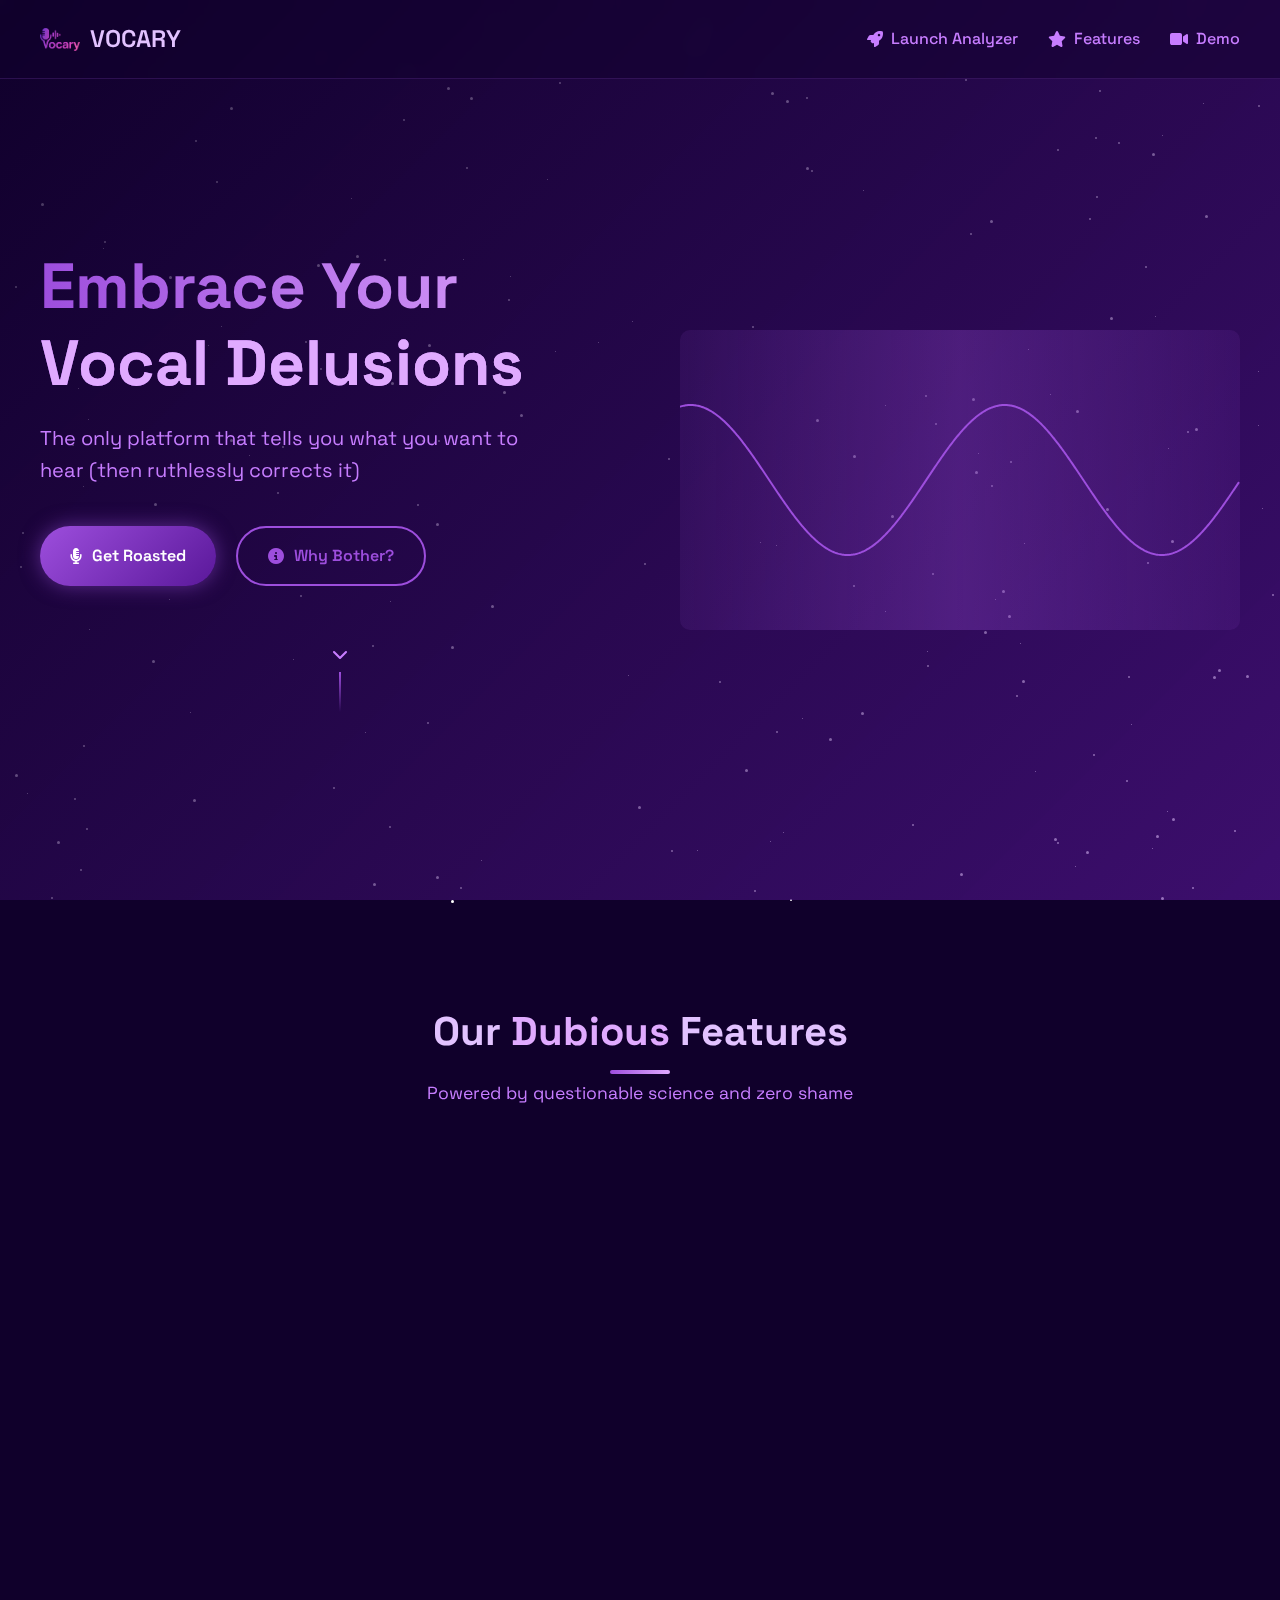
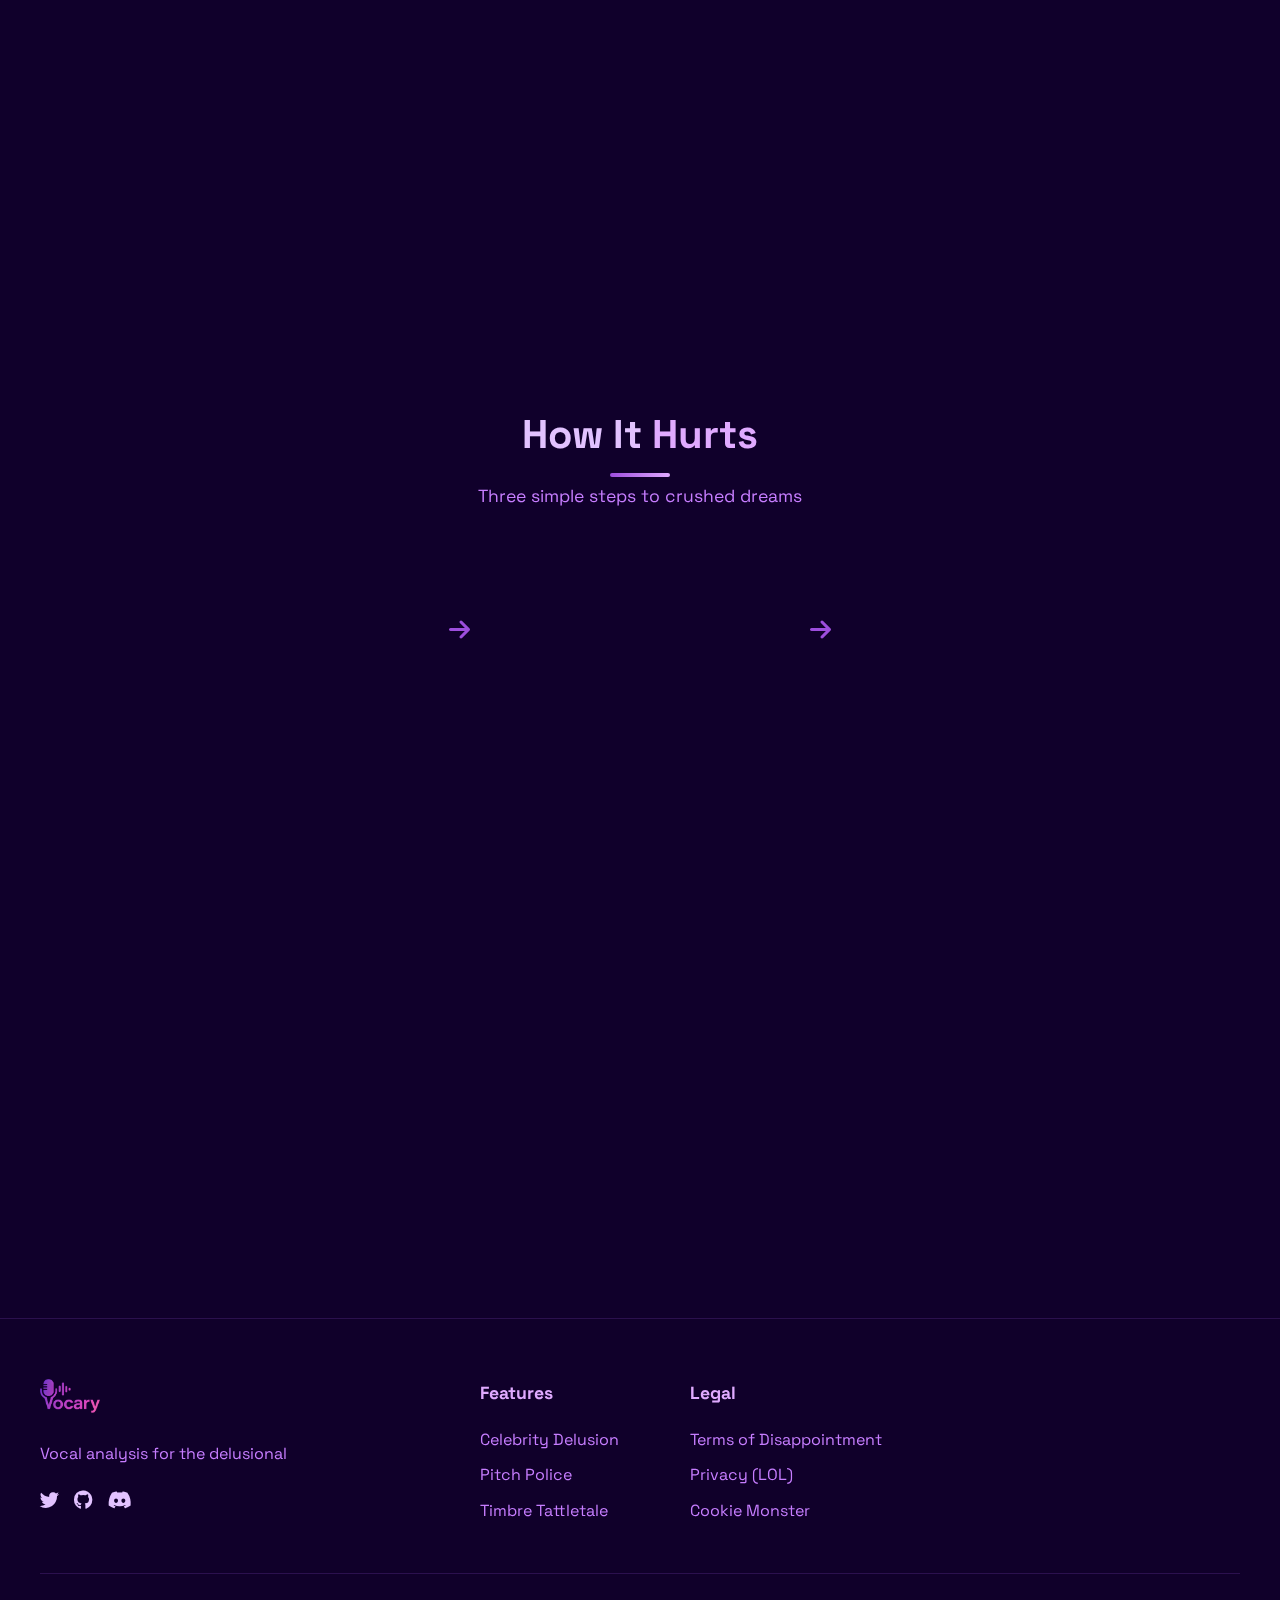
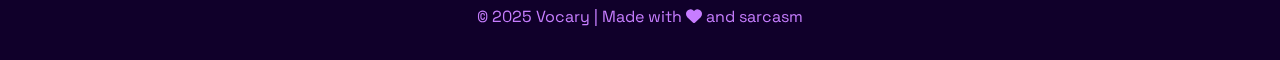
<file: index.html>
<!DOCTYPE html>
<html lang="en">
<head>
    <meta charset="UTF-8">
    <meta name="viewport" content="width=device-width, initial-scale=1.0">
    <title>Vocary - Vocal Vanity Platform</title>
    <link rel="stylesheet" href="https://cdnjs.cloudflare.com/ajax/libs/font-awesome/6.4.0/css/all.min.css">
    <link href="https://fonts.googleapis.com/css2?family=Space+Grotesk:wght@300;400;500;600;700&display=swap" rel="stylesheet">
    <style>
        :root {
            --primary-color: #9d4edd;
            --secondary-color: #5a189a;
            --accent-color: #e0aaff;
            --dark-color: #10002b;
            --light-color: #f8f9fa;
            --text-color: #e2c2ff;
            --text-light: #c77dff;
            --font-main: 'Space Grotesk', sans-serif;
            --transition: all 0.3s cubic-bezier(0.25, 0.8, 0.25, 1);
            --shadow-sm: 0 1px 3px rgba(157, 78, 221, 0.12), 0 1px 2px rgba(157, 78, 221, 0.24);
            --shadow-md: 0 4px 6px rgba(157, 78, 221, 0.1), 0 1px 3px rgba(157, 78, 221, 0.08);
            --shadow-lg: 0 10px 20px rgba(157, 78, 221, 0.1), 0 6px 6px rgba(157, 78, 221, 0.1);
        }

        * {
            margin: 0;
            padding: 0;
            box-sizing: border-box;
        }

        html {
            scroll-behavior: smooth;
        }

        /* Custom Scrollbar */
        ::-webkit-scrollbar {
            width: 10px;
        }

        ::-webkit-scrollbar-track {
            background: rgba(16, 0, 43, 0.8);
        }

        ::-webkit-scrollbar-thumb {
            background: var(--primary-color);
            border-radius: 5px;
            border: 2px solid rgba(16, 0, 43, 0.8);
        }

        ::-webkit-scrollbar-thumb:hover {
            background: var(--accent-color);
        }

        body {
            font-family: var(--font-main);
            color: var(--text-color);
            line-height: 1.6;
            background-color: var(--dark-color);
            overflow-x: hidden;
        }

        /* Space Background Animation */
        .constellation {
            position: fixed;
            left: 0;
            top: 0;
            width: 100%;
            height: 100%;
            z-index: -2;
        }
        
        .estrela {
            background-color: white;
            border-radius: 50%;
            position: absolute;
        }
        
        .estrela.tam1 { width: 1px; height: 1px; }
        .estrela.tam2 { width: 2px; height: 2px; }
        .estrela.tam3 { width: 3px; height: 3px; }

        .meteoro {
            position: absolute;
            background-color: #fff;
            width: 2px;
            height: 2px;
            border-radius: 50%;
            transform: rotate(-35deg);
            animation-timing-function: linear;
            animation-iteration-count: infinite;
            animation-duration: 1s;
        }

        .meteoro:before {
            content: "";
            display: inline-block;
            vertical-align: middle;
            margin-right: 10px;
            width: 0;
            height: 0;
            border-top: 1px solid transparent;
            border-bottom: 1px solid transparent;
            border-left: 85px solid white;
            position: absolute;
            left: 2px;
            top: 0;
        }

        .meteoro.style1 { animation-name: meteoroStyle1; }
        .meteoro.style2 { animation-name: meteoroStyle2; }
        .meteoro.style3 { animation-name: meteoroStyle3; }
        .meteoro.style4 { animation-name: meteoroStyle4; }

        @keyframes meteoroStyle1 {
            0% { opacity: 0; right: 300px; top: 100px; }
            30% { opacity: .3; }
            60% { opacity: .3; }
            100% { opacity: 0; right: 1000px; top: 600px; }
        }

        @keyframes meteoroStyle2 {
            0% { opacity: 0; right: 700px; top: 100px; }
            30% { opacity: 1; }
            60% { opacity: 1; }
            100% { opacity: 0; right: 1400px; top: 600px; }
        }

        @keyframes meteoroStyle3 {
            0% { opacity: 0; right: 300px; top: 300px; }
            30% { opacity: 1; }
            60% { opacity: 1; }
            100% { opacity: 0; right: 1000px; top: 800px; }
        }

        @keyframes meteoroStyle4 {
            0% { opacity: 0; right: 700px; top: 300px; }
            30% { opacity: 1; }
            60% { opacity: 1; }
            100% { opacity: 0; right: 1400px; top: 800px; }
        }

        /* Gradient Overlay */
        .gradient-overlay {
            position: fixed;
            top: 0;
            left: 0;
            width: 100%;
            height: 100%;
            background: linear-gradient(135deg, rgba(16, 0, 43, 0.8) 0%, rgba(90, 24, 154, 0.6) 100%);
            z-index: -1;
        }

        /* Container */
        .container {
            max-width: 1200px;
            margin: 0 auto;
            padding: 0 20px;
        }

        /* Navigation */
        .space-nav {
            position: fixed;
            top: 0;
            left: 0;
            width: 100%;
            padding: 20px 40px;
            z-index: 100;
            backdrop-filter: blur(10px);
            background: rgba(16, 0, 43, 0.5);
            border-bottom: 1px solid rgba(157, 78, 221, 0.2);
            transition: var(--transition);
        }

        .space-nav.scrolled {
            background: rgba(16, 0, 43, 0.9);
            box-shadow: var(--shadow-md);
        }

        .nav-container {
            display: flex;
            justify-content: space-between;
            align-items: center;
            max-width: 1200px;
            margin: 0 auto;
        }

        .logo-link {
            display: flex;
            align-items: center;
            text-decoration: none;
            color: var(--text-color);
            font-weight: 600;
            font-size: 1.5rem;
            gap: 10px;
        }

        .logo {
            width: 40px;
            height: auto;
        }

        .nav-links {
            display: flex;
            gap: 30px;
        }

        .nav-links.active {
            display: flex;
            flex-direction: column;
            position: absolute;
            top: 100%;
            left: 0;
            width: 100%;
            background: rgba(16, 0, 43, 0.9);
            padding: 20px;
            border-bottom: 1px solid rgba(157, 78, 221, 0.3);
        }

        .nav-link {
            color: var(--text-light);
            text-decoration: none;
            font-weight: 500;
            transition: var(--transition);
            display: flex;
            align-items: center;
            gap: 8px;
        }

        .nav-link:hover {
            color: var(--accent-color);
            transform: translateY(-2px);
        }

        .nav-toggle {
            display: none;
            background: none;
            border: none;
            color: var(--text-color);
            font-size: 1.5rem;
            cursor: pointer;
        }

        /* Hero Section */
        .hero {
            min-height: 100vh;
            display: flex;
            align-items: center;
            padding: 120px 40px 60px;
            position: relative;
        }

        .hero-content {
            max-width: 600px;
            margin-right: 40px;
            opacity: 0;
            transform: translateY(20px);
            transition: opacity 0.6s ease, transform 0.6s ease;
        }

        .hero-content.animate-in {
            opacity: 1;
            transform: translateY(0);
        }

        .gradient-text {
            font-size: clamp(2.5rem, 5vw, 4rem);
            font-weight: 700;
            line-height: 1.2;
            margin-bottom: 20px;
            background: linear-gradient(90deg, var(--primary-color), var(--accent-color), var(--primary-color));
            -webkit-background-clip: text;
            background-clip: text;
            color: transparent;
            animation: gradientFlow 8s linear infinite;
            background-size: 200% 100%;
        }

        @keyframes gradientFlow {
            0% { background-position: 0% 50%; }
            100% { background-position: 200% 50%; }
        }

        .highlight {
            color: var(--accent-color);
        }

        .subtitle {
            font-size: 1.25rem;
            color: var(--text-light);
            margin-bottom: 40px;
            max-width: 500px;
        }

        .hero-cta {
            display: flex;
            gap: 20px;
            margin-bottom: 60px;
        }

        .cta-button {
            padding: 15px 30px;
            border-radius: 50px;
            font-weight: 600;
            text-decoration: none;
            transition: var(--transition);
            display: inline-flex;
            align-items: center;
            gap: 10px;
            position: relative;
            overflow: hidden;
        }

        .cta-primary {
            background: linear-gradient(135deg, var(--primary-color), var(--secondary-color));
            color: white;
            box-shadow: 0 0 20px rgba(157, 78, 221, 0.5);
        }

        .cta-primary:hover {
            transform: translateY(-3px);
            box-shadow: 0 0 30px rgba(157, 78, 221, 0.8);
        }

        .cta-secondary {
            border: 2px solid var(--primary-color);
            color: var(--primary-color);
        }

        .cta-secondary:hover {
            background: var(--primary-color);
            color: white;
            transform: translateY(-3px);
        }

        .cta-pulse {
            position: absolute;
            width: 100%;
            height: 100%;
            top: 0;
            left: 0;
            background: rgba(255,255,255,0.2);
            border-radius: 50px;
            animation: pulse 2s infinite;
            opacity: 0;
        }

        @keyframes pulse {
            0% { transform: scale(0.95); opacity: 0; }
            70% { transform: scale(1.1); opacity: 0.4; }
            100% { transform: scale(1.2); opacity: 0; }
        }

        .hero-scroll {
            display: flex;
            flex-direction: column;
            align-items: center;
            color: var(--text-light);
            cursor: pointer;
        }

        .scroll-line {
            width: 2px;
            height: 40px;
            background: linear-gradient(to bottom, var(--primary-color), transparent);
            margin-top: 10px;
            animation: scrollBounce 2s infinite;
        }

        @keyframes scrollBounce {
            0%, 100% { transform: translateY(0); }
            50% { transform: translateY(10px); }
        }

        .hero-visual {
            flex: 1;
            max-width: 600px;
            height: 300px;
            position: relative;
        }

        .voice-wave {
            width: 100%;
            height: 100%;
            background: linear-gradient(90deg, 
                rgba(157, 78, 221, 0.1) 0%, 
                rgba(157, 78, 221, 0.3) 50%, 
                rgba(157, 78, 221, 0.1) 100%);
            border-radius: 10px;
            position: relative;
            overflow: hidden;
        }

        /* Features Section */
        .features {
            padding: 100px 40px;
            position: relative;
        }

        .section-header {
            text-align: center;
            margin-bottom: 60px;
        }

        .section-header h2 {
            font-size: 2.5rem;
            margin-bottom: 15px;
            position: relative;
            display: inline-block;
        }

        .section-header h2::after {
            content: '';
            position: absolute;
            bottom: -10px;
            left: 50%;
            transform: translateX(-50%);
            width: 60px;
            height: 4px;
            background: linear-gradient(90deg, var(--primary-color), var(--accent-color));
            border-radius: 2px;
        }

        .section-header p {
            font-size: 1.1rem;
            color: var(--text-light);
        }

        .feature-grid {
            display: grid;
            grid-template-columns: repeat(auto-fit, minmax(280px, 1fr));
            gap: 30px;
            max-width: 1200px;
            margin: 0 auto;
        }

        .feature-card {
            background: rgba(16, 0, 43, 0.5);
            border: 1px solid rgba(157, 78, 221, 0.2);
            border-radius: 15px;
            padding: 30px;
            transition: var(--transition);
            position: relative;
            overflow: hidden;
            cursor: pointer;
            box-shadow: var(--shadow-sm);
        }

        .feature-card::before {
            content: '';
            position: absolute;
            top: 0;
            left: 0;
            width: 100%;
            height: 100%;
            background: linear-gradient(135deg, rgba(157, 78, 221, 0.1) 0%, rgba(157, 78, 221, 0.3) 100%);
            z-index: -1;
            opacity: 0;
            transition: var(--transition);
        }

        .feature-card:hover {
            transform: translateY(-10px);
            box-shadow: var(--shadow-lg);
        }

        .feature-card:hover::before {
            opacity: 1;
        }

        .feature-icon {
            font-size: 2rem;
            color: var(--primary-color);
            margin-bottom: 20px;
            transition: var(--transition);
        }

        .feature-card h3 {
            font-size: 1.5rem;
            margin-bottom: 15px;
        }

        .feature-card p {
            color: var(--text-light);
            margin-bottom: 20px;
        }

        .feature-tag {
            display: inline-block;
            padding: 5px 15px;
            background: rgba(157, 78, 221, 0.2);
            border: 1px solid var(--primary-color);
            border-radius: 20px;
            font-size: 0.8rem;
            font-weight: 600;
            color: var(--accent-color);
        }

        /* Demo Section */
        .demo {
            padding: 100px 40px;
            background: rgba(16, 0, 43, 0.3);
        }

        .demo-steps {
            display: flex;
            justify-content: center;
            align-items: center;
            flex-wrap: wrap;
            gap: 30px;
            max-width: 1000px;
            margin: 0 auto;
        }

        .step {
            flex: 1;
            min-width: 250px;
            display: flex;
            gap: 20px;
            opacity: 0;
            transform: translateY(20px);
            transition: opacity 0.6s ease, transform 0.6s ease;
        }

        .step.animate-in {
            opacity: 1;
            transform: translateY(0);
        }

        .step-number {
            width: 50px;
            height: 50px;
            background: var(--primary-color);
            color: white;
            border-radius: 50%;
            display: flex;
            align-items: center;
            justify-content: center;
            font-size: 1.5rem;
            font-weight: 700;
            flex-shrink: 0;
        }

        .step-content h3 {
            font-size: 1.3rem;
            margin-bottom: 10px;
        }

        .step-content p {
            color: var(--text-light);
        }

        .step-arrow {
            color: var(--primary-color);
            font-size: 1.5rem;
        }

        /* Final CTA */
        .final-cta {
            padding: 100px 40px;
            text-align: center;
        }

        .cta-card {
            max-width: 800px;
            margin: 0 auto;
            padding: 60px;
            background: rgba(16, 0, 43, 0.5);
            border: 1px solid rgba(157, 78, 221, 0.2);
            border-radius: 15px;
            opacity: 0;
            transform: translateY(20px);
            transition: opacity 0.6s ease, transform 0.6s ease;
            box-shadow: var(--shadow-md);
        }

        .cta-card.animate-in {
            opacity: 1;
            transform: translateY(0);
        }

        .cta-card h2 {
            font-size: 2.2rem;
            margin-bottom: 20px;
        }

        .cta-card p {
            font-size: 1.1rem;
            color: var(--text-light);
            margin-bottom: 30px;
        }

        .cta-large {
            padding: 20px 40px;
            font-size: 1.2rem;
        }

        /* Footer */
        .space-footer {
            background: rgba(16, 0, 43, 0.8);
            padding: 60px 40px 30px;
            border-top: 1px solid rgba(157, 78, 221, 0.2);
        }

        .footer-content {
            max-width: 1200px;
            margin: 0 auto;
            display: flex;
            flex-wrap: wrap;
            gap: 60px;
            margin-bottom: 40px;
        }

        .footer-brand {
            flex: 1;
            min-width: 300px;
        }

        .footer-logo {
            width: 60px;
            height: auto;
            margin-bottom: 20px;
        }

        .footer-brand p {
            color: var(--text-light);
            margin-bottom: 20px;
        }

        .social-links {
            display: flex;
            gap: 15px;
        }

        .social-links a {
            color: var(--text-color);
            font-size: 1.2rem;
            transition: var(--transition);
        }

        .social-links a:hover {
            color: var(--accent-color);
            transform: translateY(-3px);
        }

        .footer-links {
            flex: 2;
            display: flex;
            gap: 60px;
            flex-wrap: wrap;
        }

        .link-group {
            min-width: 150px;
        }

        .link-group h4 {
            font-size: 1.1rem;
            margin-bottom: 20px;
            color: var(--accent-color);
        }

        .link-group a {
            display: block;
            color: var(--text-light);
            text-decoration: none;
            margin-bottom: 10px;
            transition: var(--transition);
        }

        .link-group a:hover {
            color: var(--accent-color);
            transform: translateX(5px);
        }

        .footer-bottom {
            text-align: center;
            padding-top: 30px;
            border-top: 1px solid rgba(157, 78, 221, 0.2);
            color: var(--text-light);
        }

        /* Scroll Reveal Animations */
        [data-animate] {
            opacity: 0;
            transform: translateY(30px);
            transition: opacity 0.6s ease, transform 0.6s ease;
        }

        [data-animate].animate {
            opacity: 1;
            transform: translateY(0);
        }

        /* Responsive Styles */
        @media (max-width: 992px) {
            .hero {
                flex-direction: column;
                text-align: center;
                padding-top: 150px;
            }
            
            .hero-content {
                margin-right: 0;
                margin-bottom: 60px;
                align-items: center;
            }
            
            .subtitle {
                margin-left: auto;
                margin-right: auto;
            }
            
            .hero-cta {
                justify-content: center;
            }
            
            .hero-visual {
                width: 100%;
            }
        }

        @media (max-width: 768px) {
            .nav-links {
                display: none;
            }
            
            .nav-links.active {
                display: flex;
            }
            
            .nav-toggle {
                display: block;
            }
            
            .hero-cta {
                flex-direction: column;
            }
            
            .demo-steps {
                flex-direction: column;
            }
            
            .step-arrow {
                transform: rotate(90deg);
                padding: 20px 0;
            }
        }

        @media (max-width: 576px) {
            .hero {
                padding: 120px 20px 60px;
            }
            
            .features, .demo, .final-cta {
                padding: 80px 20px;
            }
            
            .cta-card {
                padding: 40px 20px;
            }
            
            .footer-content {
                flex-direction: column;
                gap: 40px;
            }
        }
    </style>
</head>
<body>
    <!-- Space Background Elements -->
    <div class="constellation" id="constellation"></div>
    <div class="gradient-overlay"></div>

    <!-- Navigation -->
    <nav class="space-nav">
        <div class="nav-container">
            <a href="index.html" class="logo-link">
                <img src="logo.png" alt="Vocary Logo" class="logo">
                <span class="logo-text">VOCARY</span>
            </a>
            <div class="nav-links">
                <a href="celebrity-delusion.html" class="nav-link"><i class="fas fa-rocket"></i> Launch Analyzer</a>
                <a href="#features" class="nav-link"><i class="fas fa-star"></i> Features</a>
                <a href="#demo" class="nav-link"><i class="fas fa-video"></i> Demo</a>
            </div>
            <button class="nav-toggle"><i class="fas fa-bars"></i></button>
        </div>
    </nav>

    <!-- Hero Section -->
    <section class="hero">
        <div class="hero-content" data-animate>
            <h1 class="gradient-text">Embrace Your <span class="highlight">Vocal Delusions</span></h1>
            <p class="subtitle">The only platform that tells you what you want to hear (then ruthlessly corrects it)</p>
            <div class="hero-cta">
                <a href="celebrity-delusion.html" class="cta-button cta-primary">
                    <i class="fas fa-microphone-alt"></i> Get Roasted
                    <span class="cta-pulse"></span>
                </a>
                <a href="#features" class="cta-button cta-secondary">
                    <i class="fas fa-info-circle"></i> Why Bother?
                </a>
            </div>
            <div class="hero-scroll" onclick="document.querySelector('#features').scrollIntoView({ behavior: 'smooth' })">
                <i class="fas fa-chevron-down"></i>
                <div class="scroll-line"></div>
            </div>
        </div>
        <div class="hero-visual">
            <div class="voice-wave" id="voiceWave"></div>
        </div>
    </section>

    <!-- Features Section -->
    <section id="features" class="features">
        <div class="section-header">
            <h2>Our <span class="highlight">Dubious</span> Features</h2>
            <p>Powered by questionable science and zero shame</p>
        </div>
        <div class="feature-grid">
            <!-- Feature 1 -->
            <div class="feature-card" onclick="location.href='celebrity-delusion.html'" data-animate>
                <div class="feature-icon">
                    <i class="fas fa-user-astronaut"></i>
                </div>
                <h3>Celebrity Delusion Meter™</h3>
                <p>Discover which famous singer you <i>definitely</i> don't sound like with our patented disappointment algorithm</p>
                <div class="feature-tag">Most Humiliating</div>
            </div>
            
            <!-- Feature 2 -->
            <div class="feature-card" onclick="location.href='pitch-police.html'" data-animate>
                <div class="feature-icon">
                    <i class="fas fa-chart-line"></i>
                </div>
                <h3>Pitch Police</h3>
                <p>Visual proof that yes, you were off-key. Includes "yikes" annotations for maximum shame</p>
                <div class="feature-tag">Brutal</div>
            </div>
            
            <!-- Feature 3 -->
            <div class="feature-card" onclick="location.href='timbre-tattletale.html'" data-animate>
                <div class="feature-icon">
                    <i class="fas fa-sliders-h"></i>
                </div>
                <h3>Timbre Tattletale</h3>
                <p>Reveals if your voice is "sultry jazz" or "teenager hitting puberty"</p>
                <div class="feature-tag">Uncomfortable</div>
            </div>
            
            <!-- Feature 4 -->
            <div class="feature-card" onclick="location.href='emotion-exposer.html'" data-animate>
                <div class="feature-icon">
                    <i class="fas fa-heart-broken"></i>
                </div>
                <h3>Emotion Exposer</h3>
                <p>Claims you were singing passionately when you were just yelling at your cat</p>
                <div class="feature-tag">Beta</div>
            </div>
        </div>
    </section>

    <!-- Demo Section -->
    <section id="demo" class="demo">
        <div class="section-header">
            <h2>How It <span class="highlight">Hurts</span></h2>
            <p>Three simple steps to crushed dreams</p>
        </div>
        <div class="demo-steps">
            <div class="step" data-animate>
                <div class="step-number">1</div>
                <div class="step-content">
                    <h3>Record Your Ego</h3>
                    <p>Sing like no one's listening (because they probably aren't)</p>
                </div>
            </div>
            <div class="step-arrow">
                <i class="fas fa-arrow-right"></i>
            </div>
            <div class="step" data-animate>
                <div class="step-number">2</div>
                <div class="step-content">
                    <h3>Choose Your Torture</h3>
                    <p>Select from our arsenal of analysis tools</p>
                </div>
            </div>
            <div class="step-arrow">
                <i class="fas fa-arrow-right"></i>
            </div>
            <div class="step" data-animate>
                <div class="step-number">3</div>
                <div class="step-content">
                    <h3>Receive Reality</h3>
                    <p>Get brutally honest feedback with colorful charts to soften the blow</p>
                </div>
            </div>
        </div>
    </section>

    <!-- Final CTA -->
    <section class="final-cta">
        <div class="cta-card" data-animate>
            <h2>Ready to Have Your Dreams <span class="highlight">Shattered</span>?</h2>
            <p>Join thousands of users who thought they could sing</p>
            <a href="celebrity-delusion.html" class="cta-button cta-primary cta-large">
                <i class="fas fa-microphone-alt"></i> Begin Your Downfall
            </a>
        </div>
    </section>

    <!-- Footer -->
    <footer class="space-footer">
        <div class="footer-content">
            <div class="footer-brand">
                <img src="logo.png" alt="Vocary Logo" class="footer-logo">
                <p>Vocal analysis for the delusional</p>
                <div class="social-links">
                    <a href="#"><i class="fab fa-twitter"></i></a>
                    <a href="#"><i class="fab fa-github"></i></a>
                    <a href="#"><i class="fab fa-discord"></i></a>
                </div>
            </div>
            <div class="footer-links">
                <div class="link-group">
                    <h4>Features</h4>
                    <a href="celebrity-delusion.html">Celebrity Delusion</a>
                    <a href="pitch-police.html">Pitch Police</a>
                    <a href="timbre-tattletale.html">Timbre Tattletale</a>
                </div>
                <div class="link-group">
                    <h4>Legal</h4>
                    <a href="#">Terms of Disappointment</a>
                    <a href="#">Privacy (LOL)</a>
                    <a href="#">Cookie Monster</a>
                </div>
            </div>
        </div>
        <div class="footer-bottom">
            <p>© 2025 Vocary | Made with <i class="fas fa-heart"></i> and sarcasm</p>
        </div>
    </footer>

    <script>
        document.addEventListener('DOMContentLoaded', function() {
            // Space background animation
            const constellation = document.getElementById('constellation');
            const width = window.innerWidth;
            const height = window.innerHeight;
            
            // Create stars
            for (let i = 0; i < 200; i++) {
                const star = document.createElement('div');
                star.className = 'estrela';
                
                // Random position
                const left = Math.random() * width;
                const top = Math.random() * height;
                
                // Random styles
                const size = Math.floor(Math.random() * 3) + 1;
                const opacity = Math.floor(Math.random() * 3) + 1;
                const style = Math.floor(Math.random() * 4) + 1;
                
                star.style.left = `${left}px`;
                star.style.top = `${top}px`;
                star.classList.add(`tam${size}`);
                star.classList.add(`opacity${opacity}`);
                star.classList.add(`style${style}`);
                
                constellation.appendChild(star);
            }
            
            // Create meteors
            function createMeteor() {
                const meteor = document.createElement('div');
                meteor.className = 'meteoro';
                
                // Random style
                const style = Math.floor(Math.random() * 4) + 1;
                meteor.classList.add(`style${style}`);
                
                constellation.appendChild(meteor);
                
                // Remove meteor after animation completes
                setTimeout(() => {
                    meteor.remove();
                }, 1000);
            }
            
            // Create meteors periodically
            setInterval(createMeteor, 2000);
            
            // Initial meteors
            for (let i = 0; i < 3; i++) {
                setTimeout(createMeteor, i * 500);
            }

            // Mobile navigation toggle
            const navToggle = document.querySelector('.nav-toggle');
            const navLinks = document.querySelector('.nav-links');
            
            if (navToggle && navLinks) {
                navToggle.addEventListener('click', () => {
                    navLinks.classList.toggle('active');
                });
            }

            // Scroll reveal animation
            const animateOnScroll = function() {
                const elements = document.querySelectorAll('[data-animate]');
                
                elements.forEach(element => {
                    const elementPosition = element.getBoundingClientRect().top;
                    const screenPosition = window.innerHeight / 1.3;
                    
                    if (elementPosition < screenPosition) {
                        element.classList.add('animate');
                    }
                });
            };

            // Trigger animations on load and scroll
            window.addEventListener('load', animateOnScroll);
            window.addEventListener('scroll', animateOnScroll);

            // Navbar scroll effect
            window.addEventListener('scroll', function() {
                const nav = document.querySelector('.space-nav');
                if (window.scrollY > 50) {
                    nav.classList.add('scrolled');
                } else {
                    nav.classList.remove('scrolled');
                }
            });

            // Smooth scrolling for anchor links
            document.querySelectorAll('a[href^="#"]').forEach(anchor => {
                anchor.addEventListener('click', function(e) {
                    e.preventDefault();
                    
                    const targetId = this.getAttribute('href');
                    if (targetId === '#') return;
                    
                    const targetElement = document.querySelector(targetId);
                    
                    if (targetElement) {
                        window.scrollTo({
                            top: targetElement.offsetTop - 80,
                            behavior: 'smooth'
                        });
                    }
                });
            });

            // Voice wave animation
            const voiceWave = document.getElementById('voiceWave');
            if (voiceWave) {
                const canvas = document.createElement('canvas');
                canvas.width = voiceWave.offsetWidth;
                canvas.height = voiceWave.offsetHeight;
                voiceWave.appendChild(canvas);
                
                const ctx = canvas.getContext('2d');
                let step = 0;
                
                const drawWave = () => {
                    ctx.clearRect(0, 0, canvas.width, canvas.height);
                    
                    ctx.beginPath();
                    ctx.lineWidth = 2;
                    ctx.strokeStyle = '#9d4edd';
                    
                    const amplitude = canvas.height / 4;
                    const frequency = 0.02;
                    
                    for (let x = 0; x < canvas.width; x++) {
                        const y = canvas.height / 2 + amplitude * Math.sin(x * frequency + step);
                        if (x === 0) {
                            ctx.moveTo(x, y);
                        } else {
                            ctx.lineTo(x, y);
                        }
                    }
                    
                    ctx.stroke();
                    
                    step += 0.1;
                    requestAnimationFrame(drawWave);
                };
                
                drawWave();
            }
        });
    </script>
</body>
</html>
</file>
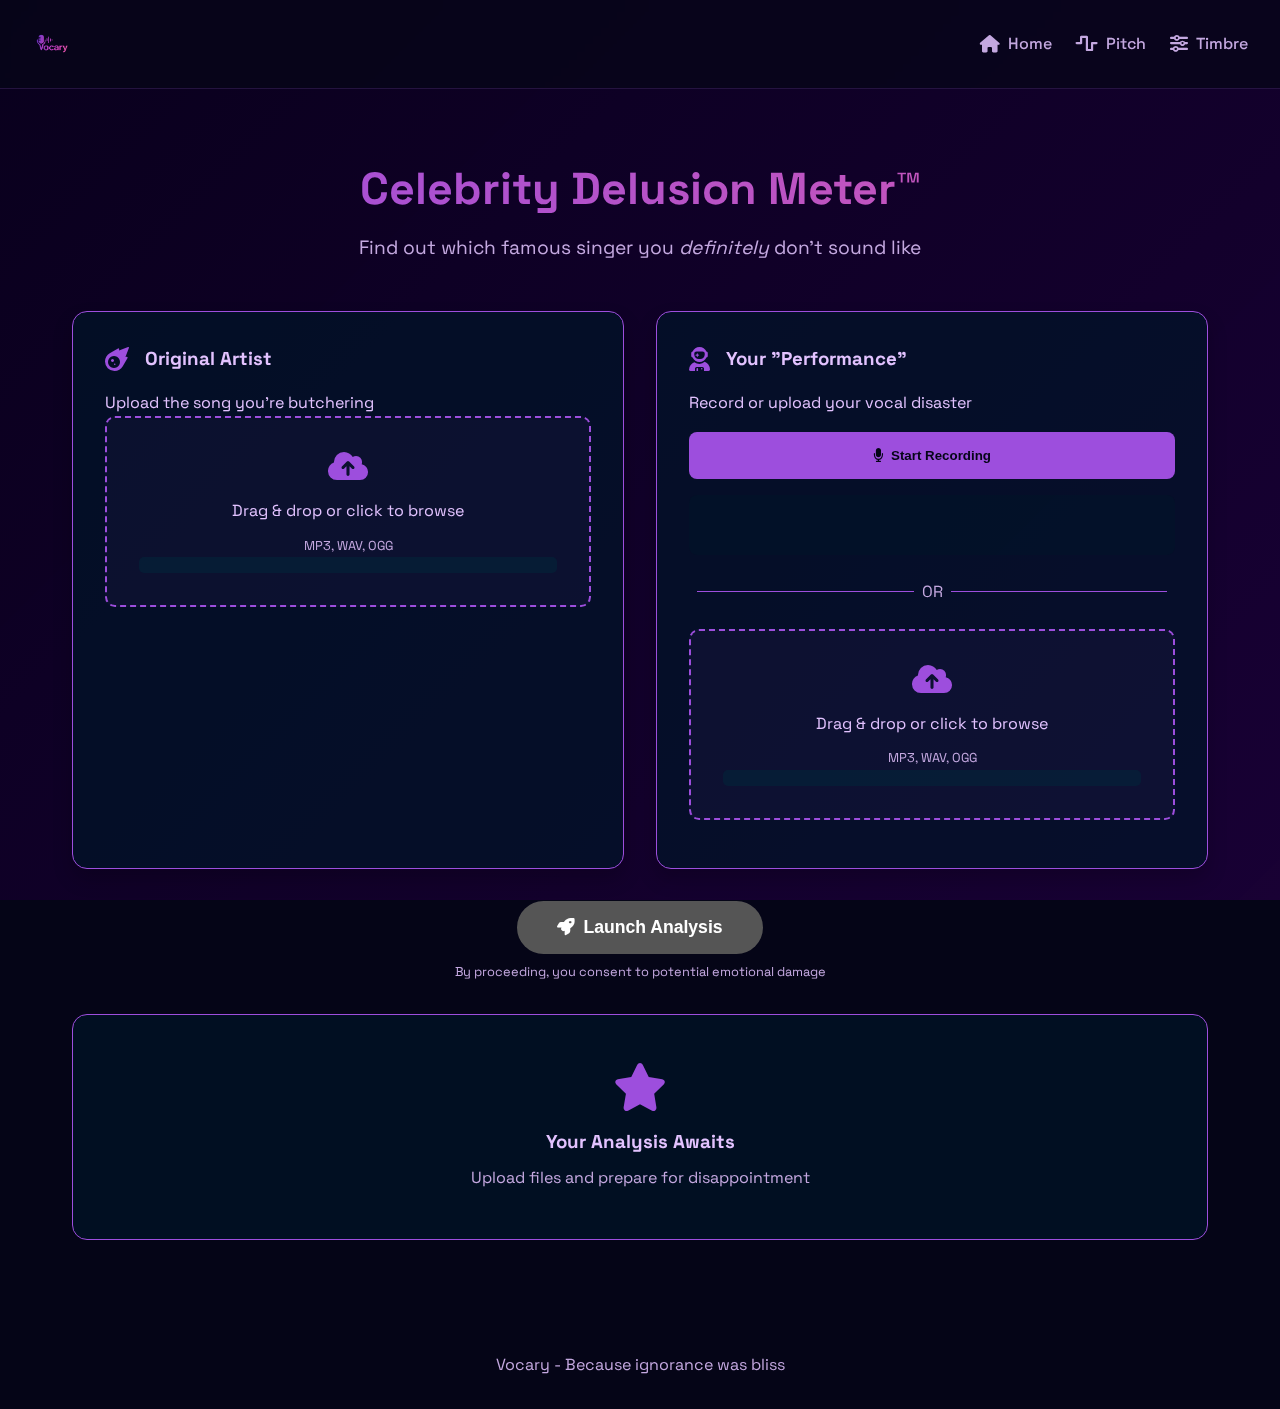
<file: templates/index.html>
<!DOCTYPE html>
<html lang="en">
<head>
    <meta charset="UTF-8">
    <meta name="viewport" content="width=device-width, initial-scale=1.0">
    <title>Vocary - Vocal Delusion Analyzer</title>
    <link rel="stylesheet" href="https://cdnjs.cloudflare.com/ajax/libs/font-awesome/6.4.0/css/all.min.css">
    <link href="https://fonts.googleapis.com/css2?family=Space+Grotesk:wght@300;400;500;600;700&display=swap" rel="stylesheet">
    <link rel="stylesheet" href="/static/css/style.css">
    <link rel="stylesheet" href="/static/css/analyzer.css">
</head>
<body>
    <!-- Space Background -->
    <div class="constellation" id="constellation">
        <div class="meteor m1"></div>
        <div class="meteor m2"></div>
    </div>
    <div class="gradient-overlay"></div>

    <!-- Navigation -->
    <nav class="analyzer-nav">
        <div class="nav-container">
            <a href="/" class="logo-link">
                <img src="/static/images/logo.png" alt="Vocary Logo" class="logo">
            </a>
            <div class="nav-links">
                <a href="/" class="nav-link"><i class="fas fa-home"></i> Home</a>
                <a href="/pitch" class="nav-link"><i class="fas fa-wave-square"></i> Pitch</a>
                <a href="/timbre" class="nav-link"><i class="fas fa-sliders-h"></i> Timbre</a>
            </div>
        </div>
    </nav>

    <!-- Main Content -->
    <main class="analyzer-container">
        <header class="analyzer-header">
            <h1 class="gradient-text">Celebrity Delusion Meter™</h1>
            <p class="subtitle">Find out which famous singer you <i>definitely</i> don't sound like</p>
        </header>

        <div class="analyzer-content">
            <!-- Upload Section -->
            <div class="upload-section">
                <div class="upload-card">
                    <div class="upload-header">
                        <i class="fas fa-meteor"></i>
                        <h3>Original Artist</h3>
                    </div>
                    <p>Upload the song you're butchering</p>
                    <div class="upload-area" id="songUpload">
                        <input type="file" id="songInput" accept="audio/*">
                        <div class="upload-prompt">
                            <i class="fas fa-cloud-upload-alt"></i>
                            <p>Drag & drop or click to browse</p>
                            <small>MP3, WAV, OGG</small>
                        </div>
                        <div class="file-info" id="songFileInfo"></div>
                    </div>
                </div>

                <div class="upload-card">
                    <div class="upload-header">
                        <i class="fas fa-user-astronaut"></i>
                        <h3>Your "Performance"</h3>
                    </div>
                    <p>Record or upload your vocal disaster</p>
                    <button id="recordBtn" class="record-button">
                        <i class="fas fa-microphone"></i> Start Recording
                    </button>
                    <div class="visualizer" id="visualizer"></div>
                    <audio id="userAudio" controls style="display:none;"></audio>
                    <div class="or-divider">OR</div>
                    <div class="upload-area" id="userUpload">
                        <input type="file" id="userInput" accept="audio/*">
                        <div class="upload-prompt">
                            <i class="fas fa-cloud-upload-alt"></i>
                            <p>Drag & drop or click to browse</p>
                            <small>MP3, WAV, OGG</small>
                        </div>
                        <div class="file-info" id="userFileInfo"></div>
                    </div>
                </div>
            </div>

            <!-- Analyze Button -->
            <div class="analyze-section">
                <button id="analyzeBtn" class="analyze-button" disabled>
                    <i class="fas fa-rocket"></i> Launch Analysis
                </button>
                <p class="disclaimer">By proceeding, you consent to potential emotional damage</p>
            </div>

            <!-- Results Section -->
            <div class="results-section" id="resultsSection">
                <div class="results-placeholder">
                    <i class="fas fa-star"></i>
                    <h3>Your Analysis Awaits</h3>
                    <p>Upload files and prepare for disappointment</p>
                </div>
            </div>
        </div>
    </main>

    <!-- Footer -->
    <footer class="analyzer-footer">
        <p>Vocary - Because ignorance was bliss</p>
    </footer>

    <script src="/static/js/recorder.js"></script>
    <script src="/static/js/script.js"></script>
</body>
</html>
</file>
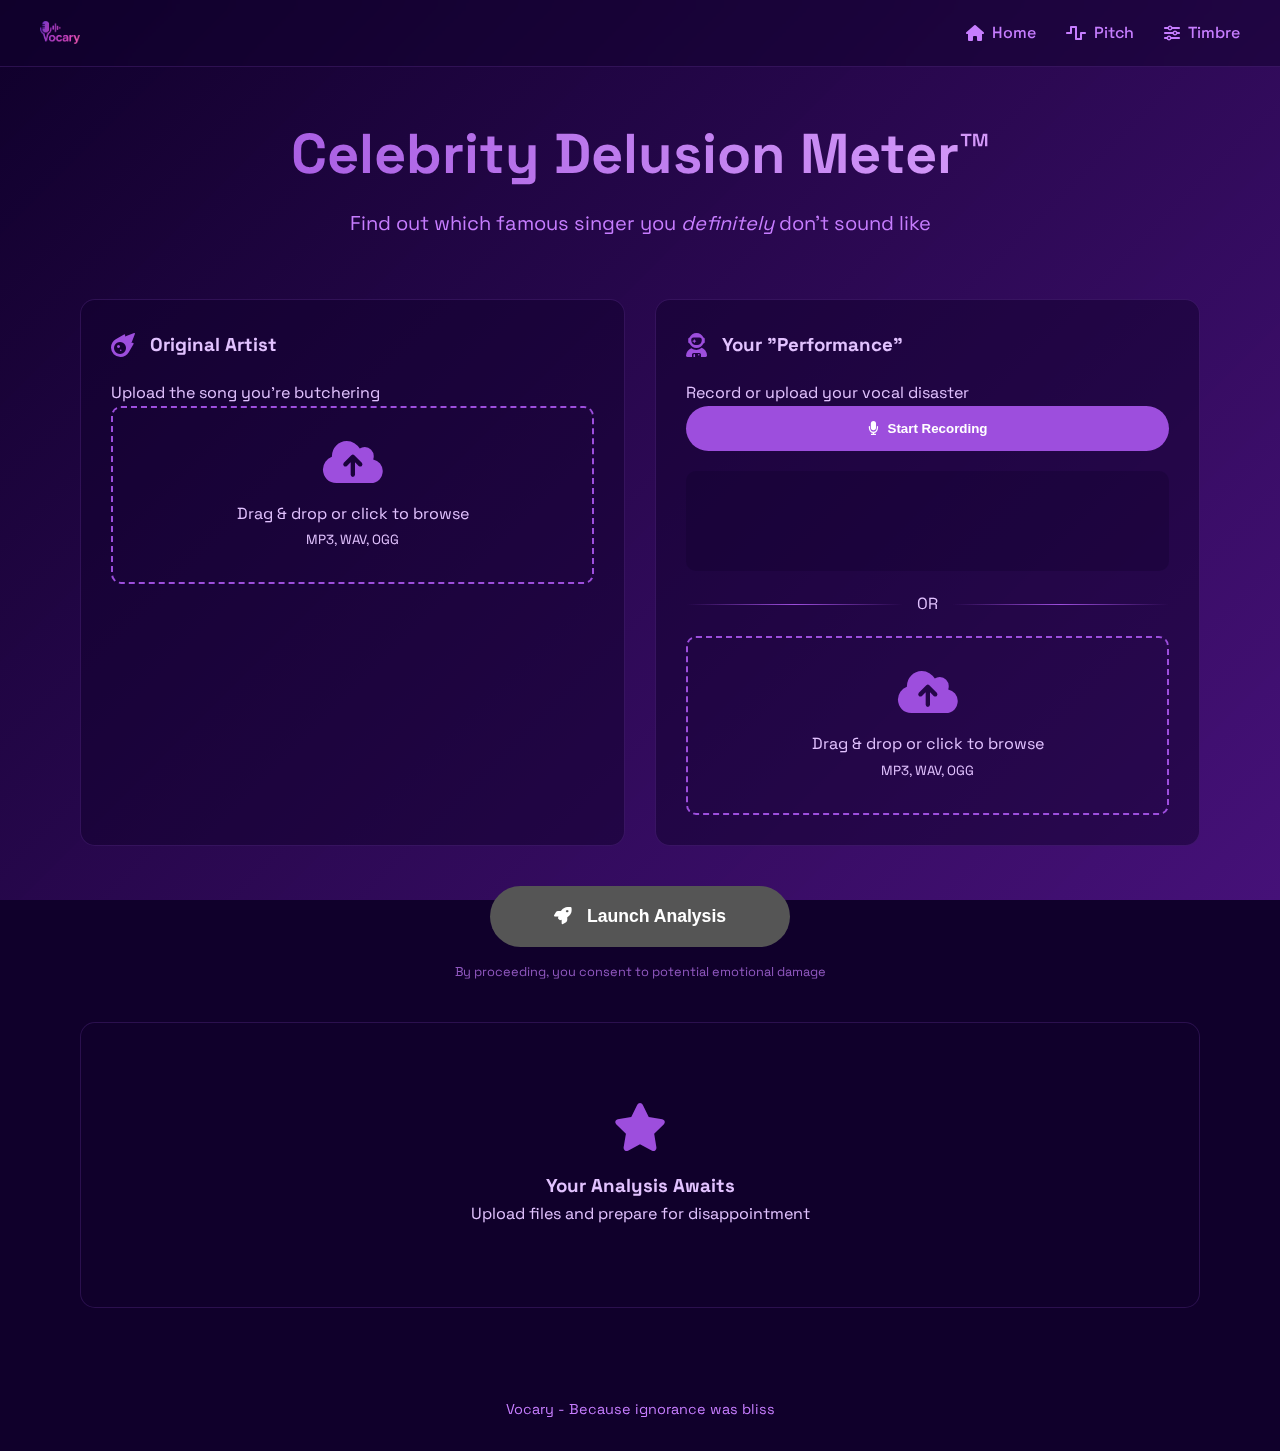
<file: celebrity-delusion.html>
<!DOCTYPE html>
<html lang="en">
<head>
    <meta charset="UTF-8">
    <meta name="viewport" content="width=device-width, initial-scale=1.0">
    <title>Vocary - Celebrity Delusion Meter</title>
    <link rel="stylesheet" href="https://cdnjs.cloudflare.com/ajax/libs/font-awesome/6.4.0/css/all.min.css">
    <link href="https://fonts.googleapis.com/css2?family=Space+Grotesk:wght@300;400;500;600;700&display=swap" rel="stylesheet">
    <style>
        :root {
            --primary-color: #9d4edd;
            --secondary-color: #5a189a;
            --accent-color: #e0aaff;
            --dark-color: #10002b;
            --light-color: #f8f9fa;
            --text-color: #e2c2ff;
            --text-light: #c77dff;
            --font-main: 'Space Grotesk', sans-serif;
            --transition: all 0.3s ease;
        }

        * {
            margin: 0;
            padding: 0;
            box-sizing: border-box;
        }

        body {
            font-family: var(--font-main);
            color: var(--text-color);
            background-color: var(--dark-color);
            line-height: 1.6;
        }

        /* Space Background */
        .constellation {
            position: fixed;
            top: 0;
            left: 0;
            width: 100%;
            height: 100%;
            z-index: -2;
            overflow: hidden;
        }

        .gradient-overlay {
            position: fixed;
            top: 0;
            left: 0;
            width: 100%;
            height: 100%;
            background: linear-gradient(135deg, rgba(16, 0, 43, 0.9) 0%, rgba(93, 24, 154, 0.7) 100%);
            z-index: -1;
        }

        /* Navigation */
        .analyzer-nav {
            position: fixed;
            top: 0;
            left: 0;
            width: 100%;
            padding: 20px 40px;
            z-index: 100;
            backdrop-filter: blur(10px);
            background: rgba(16, 0, 43, 0.5);
            border-bottom: 1px solid rgba(157, 78, 221, 0.2);
        }

        .nav-container {
            display: flex;
            justify-content: space-between;
            align-items: center;
            max-width: 1200px;
            margin: 0 auto;
        }

        .logo-link {
            display: flex;
            align-items: center;
            text-decoration: none;
            color: var(--text-color);
            font-weight: 600;
            font-size: 1.5rem;
            gap: 10px;
        }

        .logo {
            width: 40px;
            height: auto;
        }

        .nav-links {
            display: flex;
            gap: 30px;
        }

        .nav-link {
            color: var(--text-light);
            text-decoration: none;
            font-weight: 500;
            transition: var(--transition);
            display: flex;
            align-items: center;
            gap: 8px;
        }

        .nav-link:hover {
            color: var(--accent-color);
            transform: translateY(-2px);
        }

        /* Main Content */
        .analyzer-container {
            max-width: 1200px;
            margin: 0 auto;
            padding: 120px 40px 60px;
        }

        .analyzer-header {
            text-align: center;
            margin-bottom: 60px;
        }

        .gradient-text {
            font-size: clamp(2rem, 5vw, 3.5rem);
            font-weight: 700;
            line-height: 1.2;
            margin-bottom: 20px;
            background: linear-gradient(90deg, var(--primary-color), var(--accent-color), var(--primary-color));
            -webkit-background-clip: text;
            background-clip: text;
            color: transparent;
            animation: gradientFlow 8s linear infinite;
            background-size: 200% 100%;
        }

        @keyframes gradientFlow {
            0% { background-position: 0% 50%; }
            100% { background-position: 200% 50%; }
        }

        .subtitle {
            font-size: 1.25rem;
            color: var(--text-light);
            max-width: 700px;
            margin: 0 auto;
        }

        /* Upload Section */
        .upload-section {
            display: flex;
            gap: 30px;
            margin-bottom: 40px;
            flex-wrap: wrap;
        }

        .upload-card {
            flex: 1;
            min-width: 300px;
            background: rgba(16, 0, 43, 0.5);
            border: 1px solid rgba(157, 78, 221, 0.2);
            border-radius: 15px;
            padding: 30px;
            transition: var(--transition);
        }

        .upload-header {
            display: flex;
            align-items: center;
            gap: 15px;
            margin-bottom: 20px;
        }

        .upload-header i {
            font-size: 1.5rem;
            color: var(--primary-color);
        }

        .upload-area {
            border: 2px dashed var(--primary-color);
            border-radius: 10px;
            padding: 30px;
            text-align: center;
            cursor: pointer;
            position: relative;
            overflow: hidden;
        }

        .upload-area input[type="file"] {
            position: absolute;
            top: 0;
            left: 0;
            width: 100%;
            height: 100%;
            opacity: 0;
            cursor: pointer;
        }

        .upload-prompt {
            pointer-events: none;
        }

        .upload-prompt i {
            font-size: 3rem;
            color: var(--primary-color);
            margin-bottom: 15px;
        }

        .file-info {
            display: none;
            margin-top: 15px;
            padding: 10px;
            background: rgba(157, 78, 221, 0.1);
            border-radius: 5px;
        }

        /* Recording Button */
        .record-button {
            width: 100%;
            padding: 15px;
            background: var(--primary-color);
            color: white;
            border: none;
            border-radius: 50px;
            font-weight: 600;
            display: flex;
            align-items: center;
            justify-content: center;
            gap: 10px;
            cursor: pointer;
            transition: var(--transition);
            margin-bottom: 20px;
        }

        .record-button:hover {
            background: var(--secondary-color);
            transform: translateY(-3px);
        }

        .record-button.recording {
            background: #ff4d4d;
            animation: pulse 1.5s infinite;
        }

        @keyframes pulse {
            0% { transform: scale(0.95); opacity: 0; }
            70% { transform: scale(1.1); opacity: 0.4; }
            100% { transform: scale(1.2); opacity: 0; }
        }

        /* Visualizer */
        .visualizer {
            width: 100%;
            height: 100px;
            background: rgba(16, 0, 43, 0.3);
            border-radius: 10px;
            margin-bottom: 20px;
            position: relative;
            overflow: hidden;
        }

        /* Divider */
        .or-divider {
            text-align: center;
            margin: 20px 0;
            position: relative;
        }

        .or-divider::before, .or-divider::after {
            content: '';
            position: absolute;
            top: 50%;
            width: 45%;
            height: 1px;
            background: linear-gradient(90deg, transparent, var(--primary-color), transparent);
        }

        .or-divider::before {
            left: 0;
        }

        .or-divider::after {
            right: 0;
        }

        /* Analyze Button */
        .analyze-button {
            width: 100%;
            max-width: 300px;
            margin: 0 auto;
            padding: 20px;
            background: linear-gradient(135deg, var(--primary-color), var(--secondary-color));
            color: white;
            border: none;
            border-radius: 50px;
            font-weight: 700;
            font-size: 1.1rem;
            display: flex;
            align-items: center;
            justify-content: center;
            gap: 15px;
            cursor: pointer;
            transition: var(--transition);
            box-shadow: 0 0 20px rgba(157, 78, 221, 0.5);
        }

        .analyze-button:hover {
            transform: translateY(-5px);
            box-shadow: 0 0 30px rgba(157, 78, 221, 0.8);
        }

        .analyze-button:disabled {
            background: #555;
            cursor: not-allowed;
            transform: none;
            box-shadow: none;
        }

        .analyze-section {
            text-align: center;
            margin: 40px 0;
        }

        .disclaimer {
            font-size: 0.8rem;
            color: var(--text-light);
            margin-top: 15px;
            opacity: 0.7;
        }

        /* Results Section */
        .results-section {
            background: rgba(16, 0, 43, 0.5);
            border: 1px solid rgba(157, 78, 221, 0.2);
            border-radius: 15px;
            padding: 40px;
            margin-top: 40px;
        }

        .results-placeholder {
            text-align: center;
            padding: 40px;
        }

        .results-placeholder i {
            font-size: 3rem;
            color: var(--primary-color);
            margin-bottom: 20px;
        }

        /* Footer */
        .analyzer-footer {
            text-align: center;
            padding: 30px;
            color: var(--text-light);
            font-size: 0.9rem;
        }

        /* Responsive Styles */
        @media (max-width: 768px) {
            .analyzer-container {
                padding: 100px 20px 40px;
            }
            
            .upload-section {
                flex-direction: column;
            }
            
            .nav-links {
                gap: 15px;
            }
        }

        @media (max-width: 576px) {
            .analyzer-container {
                padding: 90px 15px 30px;
            }
            
            .nav-container {
                padding: 0 15px;
            }
            
            .logo {
                width: 35px;
            }
        }
    </style>
</head>
<body>
    <!-- Space Background -->
    <div class="constellation" id="constellation">
        <div class="meteor m1"></div>
        <div class="meteor m2"></div>
    </div>
    <div class="gradient-overlay"></div>

    <!-- Navigation -->
    <nav class="analyzer-nav">
        <div class="nav-container">
            <a href="index.html" class="logo-link">
                <img src="logo.png" alt="Vocary Logo" class="logo">
            </a>
            <div class="nav-links">
                <a href="index.html" class="nav-link"><i class="fas fa-home"></i> Home</a>
                <a href="pitch-police.html" class="nav-link"><i class="fas fa-wave-square"></i> Pitch</a>
                <a href="timbre-tattletale.html" class="nav-link"><i class="fas fa-sliders-h"></i> Timbre</a>
            </div>
        </div>
    </nav>

    <!-- Main Content -->
    <main class="analyzer-container">
        <header class="analyzer-header">
            <h1 class="gradient-text">Celebrity Delusion Meter™</h1>
            <p class="subtitle">Find out which famous singer you <i>definitely</i> don't sound like</p>
        </header>

        <div class="analyzer-content">
            <!-- Upload Section -->
            <div class="upload-section">
                <div class="upload-card">
                    <div class="upload-header">
                        <i class="fas fa-meteor"></i>
                        <h3>Original Artist</h3>
                    </div>
                    <p>Upload the song you're butchering</p>
                    <div class="upload-area" id="songUpload">
                        <input type="file" id="songInput" accept="audio/*">
                        <div class="upload-prompt">
                            <i class="fas fa-cloud-upload-alt"></i>
                            <p>Drag & drop or click to browse</p>
                            <small>MP3, WAV, OGG</small>
                        </div>
                        <div class="file-info" id="songFileInfo"></div>
                    </div>
                </div>

                <div class="upload-card">
                    <div class="upload-header">
                        <i class="fas fa-user-astronaut"></i>
                        <h3>Your "Performance"</h3>
                    </div>
                    <p>Record or upload your vocal disaster</p>
                    <button id="recordBtn" class="record-button">
                        <i class="fas fa-microphone"></i> Start Recording
                    </button>
                    <div class="visualizer" id="visualizer"></div>
                    <audio id="userAudio" controls style="display:none;"></audio>
                    <div class="or-divider">OR</div>
                    <div class="upload-area" id="userUpload">
                        <input type="file" id="userInput" accept="audio/*">
                        <div class="upload-prompt">
                            <i class="fas fa-cloud-upload-alt"></i>
                            <p>Drag & drop or click to browse</p>
                            <small>MP3, WAV, OGG</small>
                        </div>
                        <div class="file-info" id="userFileInfo"></div>
                    </div>
                </div>
            </div>

            <!-- Analyze Button -->
            <div class="analyze-section">
                <button id="analyzeBtn" class="analyze-button" disabled>
                    <i class="fas fa-rocket"></i> Launch Analysis
                </button>
                <p class="disclaimer">By proceeding, you consent to potential emotional damage</p>
            </div>

            <!-- Results Section -->
            <div class="results-section" id="resultsSection">
                <div class="results-placeholder">
                    <i class="fas fa-star"></i>
                    <h3>Your Analysis Awaits</h3>
                    <p>Upload files and prepare for disappointment</p>
                </div>
            </div>
        </div>
    </main>

    <!-- Footer -->
    <footer class="analyzer-footer">
        <p>Vocary - Because ignorance was bliss</p>
    </footer>

    <script>
        class AudioRecorder {
            constructor(recordBtnId, visualizerId, audioElementId) {
                this.recordBtn = document.getElementById(recordBtnId);
                this.visualizer = document.getElementById(visualizerId);
                this.audioElement = document.getElementById(audioElementId);
                this.mediaRecorder = null;
                this.audioChunks = [];
                this.isRecording = false;
                this.audioContext = null;
                this.analyser = null;
                this.dataArray = null;
                this.canvasContext = null;
                this.animationId = null;
                
                this.init();
            }
            
            init() {
                if (!this.recordBtn || !this.visualizer) return;
                
                // Set up canvas for visualizer
                const canvas = document.createElement('canvas');
                canvas.width = this.visualizer.offsetWidth;
                canvas.height = this.visualizer.offsetHeight;
                this.visualizer.appendChild(canvas);
                this.canvasContext = canvas.getContext('2d');
                
                // Add event listener to record button
                this.recordBtn.addEventListener('click', () => {
                    if (this.isRecording) {
                        this.stopRecording();
                    } else {
                        this.startRecording();
                    }
                });
            }
            
            async startRecording() {
                try {
                    const stream = await navigator.mediaDevices.getUserMedia({ audio: true });
                    this.mediaRecorder = new MediaRecorder(stream);
                    this.audioChunks = [];
                    
                    // Set up audio context for visualization
                    this.audioContext = new (window.AudioContext || window.webkitAudioContext)();
                    const source = this.audioContext.createMediaStreamSource(stream);
                    this.analyser = this.audioContext.createAnalyser();
                    this.analyser.fftSize = 256;
                    source.connect(this.analyser);
                    
                    const bufferLength = this.analyser.frequencyBinCount;
                    this.dataArray = new Uint8Array(bufferLength);
                    
                    // Start visualization
                    this.drawVisualizer();
                    
                    // Set up media recorder
                    this.mediaRecorder.ondataavailable = event => {
                        this.audioChunks.push(event.data);
                    };
                    
                    this.mediaRecorder.onstop = () => {
                        const audioBlob = new Blob(this.audioChunks, { type: 'audio/wav' });
                        const audioUrl = URL.createObjectURL(audioBlob);
                        
                        if (this.audioElement) {
                            this.audioElement.src = audioUrl;
                            this.audioElement.style.display = 'block';
                        }
                        
                        // Stop visualization
                        cancelAnimationFrame(this.animationId);
                        
                        // Clean up
                        stream.getTracks().forEach(track => track.stop());
                    };
                    
                    this.mediaRecorder.start();
                    this.isRecording = true;
                    this.recordBtn.innerHTML = '<i class="fas fa-stop"></i> Stop Recording';
                    this.recordBtn.classList.add('recording');
                    
                } catch (error) {
                    console.error('Error accessing microphone:', error);
                    alert('Could not access microphone. Please ensure you have granted microphone permissions.');
                }
            }
            
            stopRecording() {
                if (this.mediaRecorder && this.isRecording) {
                    this.mediaRecorder.stop();
                    this.isRecording = false;
                    this.recordBtn.innerHTML = '<i class="fas fa-microphone"></i> Start Recording';
                    this.recordBtn.classList.remove('recording');
                }
            }
            
            drawVisualizer() {
                if (!this.analyser || !this.canvasContext) return;
                
                this.analyser.getByteFrequencyData(this.dataArray);
                
                const width = this.visualizer.offsetWidth;
                const height = this.visualizer.offsetHeight;
                const barWidth = (width / this.analyser.frequencyBinCount) * 2.5;
                let x = 0;
                
                this.canvasContext.clearRect(0, 0, width, height);
                
                for (let i = 0; i < this.analyser.frequencyBinCount; i++) {
                    const barHeight = (this.dataArray[i] / 255) * height;
                    
                    this.canvasContext.fillStyle = `hsl(${i * 2}, 100%, 50%)`;
                    this.canvasContext.fillRect(x, height - barHeight, barWidth, barHeight);
                    
                    x += barWidth + 1;
                }
                
                this.animationId = requestAnimationFrame(() => this.drawVisualizer());
            }
        }

        class FileUploadHandler {
            constructor(uploadAreaId, fileInputId, fileInfoId) {
                this.uploadArea = document.getElementById(uploadAreaId);
                this.fileInput = document.getElementById(fileInputId);
                this.fileInfo = document.getElementById(fileInfoId);
                
                if (this.uploadArea && this.fileInput) {
                    this.init();
                }
            }
            
            init() {
                // Handle drag and drop
                this.uploadArea.addEventListener('dragover', (e) => {
                    e.preventDefault();
                    this.uploadArea.style.borderColor = 'var(--accent-color)';
                });
                
                this.uploadArea.addEventListener('dragleave', () => {
                    this.uploadArea.style.borderColor = 'var(--primary-color)';
                });
                
                this.uploadArea.addEventListener('drop', (e) => {
                    e.preventDefault();
                    this.uploadArea.style.borderColor = 'var(--primary-color)';
                    
                    if (e.dataTransfer.files.length) {
                        this.fileInput.files = e.dataTransfer.files;
                        this.handleFileSelection();
                    }
                });
                
                // Handle file input change
                this.fileInput.addEventListener('change', () => {
                    this.handleFileSelection();
                });
            }
            
            handleFileSelection() {
                if (this.fileInput.files.length) {
                    const file = this.fileInput.files[0];
                    
                    if (this.fileInfo) {
                        this.fileInfo.innerHTML = `
                            <p><strong>${file.name}</strong></p>
                            <p>${(file.size / 1024).toFixed(2)} KB</p>
                        `;
                        this.fileInfo.style.display = 'block';
                    }
                    
                    // Hide upload prompt
                    const uploadPrompt = this.uploadArea.querySelector('.upload-prompt');
                    if (uploadPrompt) {
                        uploadPrompt.style.display = 'none';
                    }
                    
                    // Enable analyze button if both files are uploaded
                    checkFilesReady();
                }
            }
        }

        function checkFilesReady() {
            const songFile = document.getElementById('songInput').files.length > 0;
            const userFile = document.getElementById('userInput').files.length > 0 || 
                            document.getElementById('userAudio').src;
            
            document.getElementById('analyzeBtn').disabled = !(songFile && userFile);
        }

        document.addEventListener('DOMContentLoaded', () => {
            // Initialize audio recorder
            const recorder = new AudioRecorder('recordBtn', 'visualizer', 'userAudio');
            
            // Initialize file upload handlers
            new FileUploadHandler('songUpload', 'songInput', 'songFileInfo');
            new FileUploadHandler('userUpload', 'userInput', 'userFileInfo');
            
            // Analyze button handler
            document.getElementById('analyzeBtn').addEventListener('click', () => {
                const analyzeBtn = document.getElementById('analyzeBtn');
                analyzeBtn.disabled = true;
                analyzeBtn.innerHTML = '<i class="fas fa-spinner fa-spin"></i> Analyzing...';
                
                // Simulate analysis (replace with actual API call)
                setTimeout(() => {
                    // Redirect to results page with sample data
                    window.location.href = 'results.html?type=celebrity&score=42';
                }, 2000);
            });
            
            // Check when audio recording is complete
            document.getElementById('userAudio').addEventListener('loadeddata', checkFilesReady);
        });
    </script>
</body>
</html>
</file>
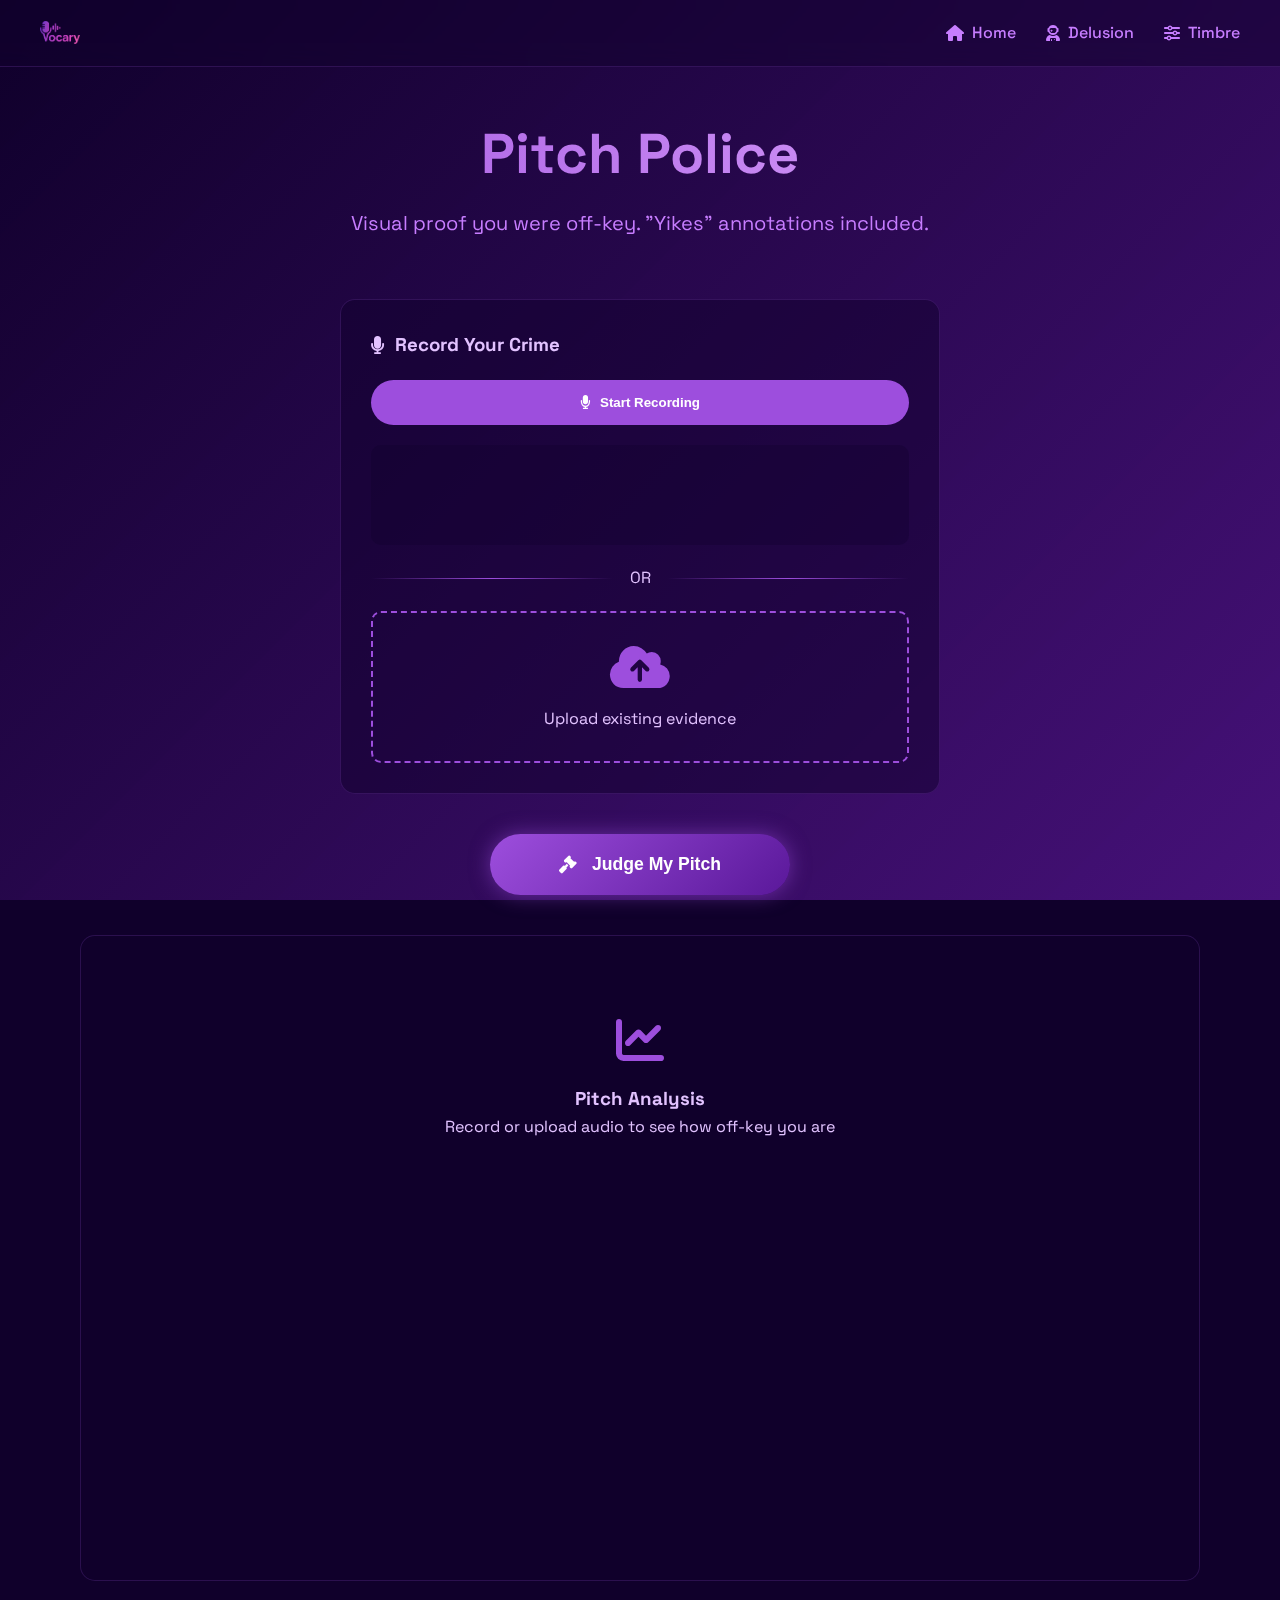
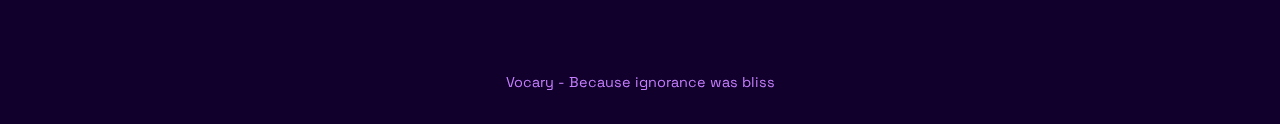
<file: pitch-police.html>
<!DOCTYPE html>
<html lang="en">
<head>
    <meta charset="UTF-8">
    <meta name="viewport" content="width=device-width, initial-scale=1.0">
    <title>Vocary - Pitch Police</title>
    <link rel="stylesheet" href="https://cdnjs.cloudflare.com/ajax/libs/font-awesome/6.4.0/css/all.min.css">
    <link href="https://fonts.googleapis.com/css2?family=Space+Grotesk:wght@300;400;500;600;700&display=swap" rel="stylesheet">
    <style>
        :root {
            --primary-color: #9d4edd;
            --secondary-color: #5a189a;
            --accent-color: #e0aaff;
            --dark-color: #10002b;
            --light-color: #f8f9fa;
            --text-color: #e2c2ff;
            --text-light: #c77dff;
            --font-main: 'Space Grotesk', sans-serif;
            --transition: all 0.3s ease;
        }

        * {
            margin: 0;
            padding: 0;
            box-sizing: border-box;
        }

        body {
            font-family: var(--font-main);
            color: var(--text-color);
            background-color: var(--dark-color);
            line-height: 1.6;
        }

        /* Space Background */
        .constellation {
            position: fixed;
            top: 0;
            left: 0;
            width: 100%;
            height: 100%;
            z-index: -2;
            overflow: hidden;
        }

        .gradient-overlay {
            position: fixed;
            top: 0;
            left: 0;
            width: 100%;
            height: 100%;
            background: linear-gradient(135deg, rgba(16, 0, 43, 0.9) 0%, rgba(93, 24, 154, 0.7) 100%);
            z-index: -1;
        }

        /* Navigation */
        .pitch-nav {
            position: fixed;
            top: 0;
            left: 0;
            width: 100%;
            padding: 20px 40px;
            z-index: 100;
            backdrop-filter: blur(10px);
            background: rgba(16, 0, 43, 0.5);
            border-bottom: 1px solid rgba(157, 78, 221, 0.2);
        }

        .nav-container {
            display: flex;
            justify-content: space-between;
            align-items: center;
            max-width: 1200px;
            margin: 0 auto;
        }

        .logo-link {
            display: flex;
            align-items: center;
            text-decoration: none;
            color: var(--text-color);
            font-weight: 600;
            font-size: 1.5rem;
            gap: 10px;
        }

        .logo {
            width: 40px;
            height: auto;
        }

        .nav-links {
            display: flex;
            gap: 30px;
        }

        .nav-link {
            color: var(--text-light);
            text-decoration: none;
            font-weight: 500;
            transition: var(--transition);
            display: flex;
            align-items: center;
            gap: 8px;
        }

        .nav-link:hover {
            color: var(--accent-color);
            transform: translateY(-2px);
        }

        /* Main Content */
        .pitch-container {
            max-width: 1200px;
            margin: 0 auto;
            padding: 120px 40px 60px;
        }

        .pitch-header {
            text-align: center;
            margin-bottom: 60px;
        }

        .gradient-text {
            font-size: clamp(2rem, 5vw, 3.5rem);
            font-weight: 700;
            line-height: 1.2;
            margin-bottom: 20px;
            background: linear-gradient(90deg, var(--primary-color), var(--accent-color), var(--primary-color));
            -webkit-background-clip: text;
            background-clip: text;
            color: transparent;
            animation: gradientFlow 8s linear infinite;
            background-size: 200% 100%;
        }

        @keyframes gradientFlow {
            0% { background-position: 0% 50%; }
            100% { background-position: 200% 50%; }
        }

        .subtitle {
            font-size: 1.25rem;
            color: var(--text-light);
            max-width: 700px;
            margin: 0 auto;
        }

        /* Recording Section */
        .recording-section {
            max-width: 600px;
            margin: 0 auto 40px;
        }

        .recording-card {
            background: rgba(16, 0, 43, 0.5);
            border: 1px solid rgba(157, 78, 221, 0.2);
            border-radius: 15px;
            padding: 30px;
        }

        .recording-card h3 {
            display: flex;
            align-items: center;
            gap: 10px;
            margin-bottom: 20px;
        }

        /* Recording Button */
        .record-button {
            width: 100%;
            padding: 15px;
            background: var(--primary-color);
            color: white;
            border: none;
            border-radius: 50px;
            font-weight: 600;
            display: flex;
            align-items: center;
            justify-content: center;
            gap: 10px;
            cursor: pointer;
            transition: var(--transition);
            margin-bottom: 20px;
        }

        .record-button:hover {
            background: var(--secondary-color);
            transform: translateY(-3px);
        }

        .record-button.recording {
            background: #ff4d4d;
            animation: pulse 1.5s infinite;
        }

        @keyframes pulse {
            0% { transform: scale(0.95); opacity: 0; }
            70% { transform: scale(1.1); opacity: 0.4; }
            100% { transform: scale(1.2); opacity: 0; }
        }

        /* Visualizer */
        .visualizer {
            width: 100%;
            height: 100px;
            background: rgba(16, 0, 43, 0.3);
            border-radius: 10px;
            margin-bottom: 20px;
            position: relative;
            overflow: hidden;
        }

        /* Divider */
        .or-divider {
            text-align: center;
            margin: 20px 0;
            position: relative;
        }

        .or-divider::before, .or-divider::after {
            content: '';
            position: absolute;
            top: 50%;
            width: 45%;
            height: 1px;
            background: linear-gradient(90deg, transparent, var(--primary-color), transparent);
        }

        .or-divider::before {
            left: 0;
        }

        .or-divider::after {
            right: 0;
        }

        /* Upload Area */
        .upload-area {
            border: 2px dashed var(--primary-color);
            border-radius: 10px;
            padding: 30px;
            text-align: center;
            cursor: pointer;
            position: relative;
            overflow: hidden;
        }

        .upload-area input[type="file"] {
            position: absolute;
            top: 0;
            left: 0;
            width: 100%;
            height: 100%;
            opacity: 0;
            cursor: pointer;
        }

        .upload-prompt {
            pointer-events: none;
        }

        .upload-prompt i {
            font-size: 3rem;
            color: var(--primary-color);
            margin-bottom: 15px;
        }

        /* Analyze Button */
        .analyze-button {
            width: 100%;
            max-width: 300px;
            margin: 0 auto;
            padding: 20px;
            background: linear-gradient(135deg, var(--primary-color), var(--secondary-color));
            color: white;
            border: none;
            border-radius: 50px;
            font-weight: 700;
            font-size: 1.1rem;
            display: flex;
            align-items: center;
            justify-content: center;
            gap: 15px;
            cursor: pointer;
            transition: var(--transition);
            box-shadow: 0 0 20px rgba(157, 78, 221, 0.5);
        }

        .analyze-button:hover {
            transform: translateY(-5px);
            box-shadow: 0 0 30px rgba(157, 78, 221, 0.8);
        }

        .analyze-section {
            text-align: center;
            margin: 40px 0;
        }

        /* Results Section */
        .results-section {
            background: rgba(16, 0, 43, 0.5);
            border: 1px solid rgba(157, 78, 221, 0.2);
            border-radius: 15px;
            padding: 40px;
            margin-top: 40px;
        }

        .results-placeholder {
            text-align: center;
            padding: 40px;
        }

        .results-placeholder i {
            font-size: 3rem;
            color: var(--primary-color);
            margin-bottom: 20px;
        }

        .pitch-graph {
            width: 100%;
            height: 300px;
            margin: 30px 0;
        }

        .pitch-feedback {
            margin-top: 30px;
        }

        .pitch-feedback h4 {
            margin-bottom: 15px;
            font-size: 1.3rem;
        }

        .feedback-point {
            display: flex;
            align-items: center;
            gap: 10px;
            margin: 10px 0;
        }

        .feedback-point i {
            color: var(--primary-color);
        }

        /* Footer */
        .pitch-footer {
            text-align: center;
            padding: 30px;
            color: var(--text-light);
            font-size: 0.9rem;
        }

        /* Responsive Styles */
        @media (max-width: 768px) {
            .pitch-container {
                padding: 100px 20px 40px;
            }
            
            .nav-links {
                gap: 15px;
            }
        }

        @media (max-width: 576px) {
            .pitch-container {
                padding: 90px 15px 30px;
            }
            
            .nav-container {
                padding: 0 15px;
            }
            
            .logo {
                width: 35px;
            }
        }
    </style>
</head>
<body>
    <!-- Space Background -->
    <div class="constellation" id="constellation">
        <div class="meteor m1"></div>
        <div class="meteor m2"></div>
    </div>
    <div class="gradient-overlay"></div>

    <!-- Navigation -->
    <nav class="pitch-nav">
        <div class="nav-container">
            <a href="index.html" class="logo-link">
                <img src="logo.png" alt="Vocary Logo" class="logo">
            </a>
            <div class="nav-links">
                <a href="index.html" class="nav-link"><i class="fas fa-home"></i> Home</a>
                <a href="celebrity-delusion.html" class="nav-link"><i class="fas fa-user-astronaut"></i> Delusion</a>
                <a href="timbre-tattletale.html" class="nav-link"><i class="fas fa-sliders-h"></i> Timbre</a>
            </div>
        </div>
    </nav>

    <!-- Main Content -->
    <main class="pitch-container">
        <header class="pitch-header">
            <h1 class="gradient-text">Pitch Police</h1>
            <p class="subtitle">Visual proof you were off-key. "Yikes" annotations included.</p>
        </header>

        <div class="pitch-content">
            <!-- Recording Section -->
            <div class="recording-section">
                <div class="recording-card">
                    <h3><i class="fas fa-microphone"></i> Record Your Crime</h3>
                    <button id="pitchRecordBtn" class="record-button">
                        <i class="fas fa-microphone"></i> Start Recording
                    </button>
                    <div class="visualizer" id="pitchVisualizer"></div>
                    <audio id="pitchAudio" controls style="display:none;"></audio>
                    <div class="or-divider">OR</div>
                    <div class="upload-area" id="pitchUpload">
                        <input type="file" id="pitchInput" accept="audio/*">
                        <div class="upload-prompt">
                            <i class="fas fa-cloud-upload-alt"></i>
                            <p>Upload existing evidence</p>
                        </div>
                    </div>
                </div>
            </div>

            <!-- Analyze Button -->
            <div class="analyze-section">
                <button id="pitchAnalyzeBtn" class="analyze-button">
                    <i class="fas fa-gavel"></i> Judge My Pitch
                </button>
            </div>

            <!-- Results Section -->
            <div class="results-section" id="pitchResults">
                <div class="results-placeholder">
                    <i class="fas fa-chart-line"></i>
                    <h3>Pitch Analysis</h3>
                    <p>Record or upload audio to see how off-key you are</p>
                </div>
                <div class="pitch-graph" id="pitchGraph"></div>
                <div class="pitch-feedback" id="pitchFeedback"></div>
            </div>
        </div>
    </main>

    <!-- Footer -->
    <footer class="pitch-footer">
        <p>Vocary - Because ignorance was bliss</p>
    </footer>

    <script>
        class AudioRecorder {
            constructor(recordBtnId, visualizerId, audioElementId) {
                this.recordBtn = document.getElementById(recordBtnId);
                this.visualizer = document.getElementById(visualizerId);
                this.audioElement = document.getElementById(audioElementId);
                this.mediaRecorder = null;
                this.audioChunks = [];
                this.isRecording = false;
                this.audioContext = null;
                this.analyser = null;
                this.dataArray = null;
                this.canvasContext = null;
                this.animationId = null;
                
                this.init();
            }
            
            init() {
                if (!this.recordBtn || !this.visualizer) return;
                
                // Set up canvas for visualizer
                const canvas = document.createElement('canvas');
                canvas.width = this.visualizer.offsetWidth;
                canvas.height = this.visualizer.offsetHeight;
                this.visualizer.appendChild(canvas);
                this.canvasContext = canvas.getContext('2d');
                
                // Add event listener to record button
                this.recordBtn.addEventListener('click', () => {
                    if (this.isRecording) {
                        this.stopRecording();
                    } else {
                        this.startRecording();
                    }
                });
            }
            
            async startRecording() {
                try {
                    const stream = await navigator.mediaDevices.getUserMedia({ audio: true });
                    this.mediaRecorder = new MediaRecorder(stream);
                    this.audioChunks = [];
                    
                    // Set up audio context for visualization
                    this.audioContext = new (window.AudioContext || window.webkitAudioContext)();
                    const source = this.audioContext.createMediaStreamSource(stream);
                    this.analyser = this.audioContext.createAnalyser();
                    this.analyser.fftSize = 256;
                    source.connect(this.analyser);
                    
                    const bufferLength = this.analyser.frequencyBinCount;
                    this.dataArray = new Uint8Array(bufferLength);
                    
                    // Start visualization
                    this.drawVisualizer();
                    
                    // Set up media recorder
                    this.mediaRecorder.ondataavailable = event => {
                        this.audioChunks.push(event.data);
                    };
                    
                    this.mediaRecorder.onstop = () => {
                        const audioBlob = new Blob(this.audioChunks, { type: 'audio/wav' });
                        const audioUrl = URL.createObjectURL(audioBlob);
                        
                        if (this.audioElement) {
                            this.audioElement.src = audioUrl;
                            this.audioElement.style.display = 'block';
                        }
                        
                        // Stop visualization
                        cancelAnimationFrame(this.animationId);
                        
                        // Clean up
                        stream.getTracks().forEach(track => track.stop());
                    };
                    
                    this.mediaRecorder.start();
                    this.isRecording = true;
                    this.recordBtn.innerHTML = '<i class="fas fa-stop"></i> Stop Recording';
                    this.recordBtn.classList.add('recording');
                    
                } catch (error) {
                    console.error('Error accessing microphone:', error);
                    alert('Could not access microphone. Please ensure you have granted microphone permissions.');
                }
            }
            
            stopRecording() {
                if (this.mediaRecorder && this.isRecording) {
                    this.mediaRecorder.stop();
                    this.isRecording = false;
                    this.recordBtn.innerHTML = '<i class="fas fa-microphone"></i> Start Recording';
                    this.recordBtn.classList.remove('recording');
                }
            }
            
            drawVisualizer() {
                if (!this.analyser || !this.canvasContext) return;
                
                this.analyser.getByteFrequencyData(this.dataArray);
                
                const width = this.visualizer.offsetWidth;
                const height = this.visualizer.offsetHeight;
                const barWidth = (width / this.analyser.frequencyBinCount) * 2.5;
                let x = 0;
                
                this.canvasContext.clearRect(0, 0, width, height);
                
                for (let i = 0; i < this.analyser.frequencyBinCount; i++) {
                    const barHeight = (this.dataArray[i] / 255) * height;
                    
                    this.canvasContext.fillStyle = `hsl(${i * 2}, 100%, 50%)`;
                    this.canvasContext.fillRect(x, height - barHeight, barWidth, barHeight);
                    
                    x += barWidth + 1;
                }
                
                this.animationId = requestAnimationFrame(() => this.drawVisualizer());
            }
        }

        class FileUploadHandler {
            constructor(uploadAreaId, fileInputId) {
                this.uploadArea = document.getElementById(uploadAreaId);
                this.fileInput = document.getElementById(fileInputId);
                
                if (this.uploadArea && this.fileInput) {
                    this.init();
                }
            }
            
            init() {
                // Handle drag and drop
                this.uploadArea.addEventListener('dragover', (e) => {
                    e.preventDefault();
                    this.uploadArea.style.borderColor = 'var(--accent-color)';
                });
                
                this.uploadArea.addEventListener('dragleave', () => {
                    this.uploadArea.style.borderColor = 'var(--primary-color)';
                });
                
                this.uploadArea.addEventListener('drop', (e) => {
                    e.preventDefault();
                    this.uploadArea.style.borderColor = 'var(--primary-color)';
                    
                    if (e.dataTransfer.files.length) {
                        this.fileInput.files = e.dataTransfer.files;
                        this.handleFileSelection();
                    }
                });
                
                // Handle file input change
                this.fileInput.addEventListener('change', () => {
                    this.handleFileSelection();
                });
            }
            
            handleFileSelection() {
                if (this.fileInput.files.length) {
                    // Hide upload prompt
                    const uploadPrompt = this.uploadArea.querySelector('.upload-prompt');
                    if (uploadPrompt) {
                        uploadPrompt.style.display = 'none';
                    }
                }
            }
        }

        function drawPitchGraph() {
            const pitchGraph = document.getElementById('pitchGraph');
            pitchGraph.innerHTML = '<canvas id="pitchCanvas"></canvas>';
            
            const canvas = document.getElementById('pitchCanvas');
            canvas.width = pitchGraph.offsetWidth;
            canvas.height = pitchGraph.offsetHeight;
            
            const ctx = canvas.getContext('2d');
            
            // Draw sample pitch graph
            ctx.beginPath();
            ctx.moveTo(0, canvas.height / 2);
            
            for (let x = 0; x < canvas.width; x++) {
                const y = canvas.height / 2 + Math.sin(x / 30) * 50 + Math.random() * 30;
                ctx.lineTo(x, y);
            }
            
            ctx.strokeStyle = '#9d4edd';
            ctx.lineWidth = 2;
            ctx.stroke();
            
            // Draw target pitch line
            ctx.beginPath();
            ctx.moveTo(0, canvas.height / 2);
            ctx.lineTo(canvas.width, canvas.height / 2);
            ctx.strokeStyle = '#e0aaff';
            ctx.lineWidth = 1;
            ctx.setLineDash([5, 5]);
            ctx.stroke();
            ctx.setLineDash([]);
        }

        function showPitchFeedback() {
            const pitchFeedback = document.getElementById('pitchFeedback');
            pitchFeedback.innerHTML = `
                <h4>Pitch Analysis Results</h4>
                <p>Your pitch accuracy is about as stable as a one-legged chair. The graph shows your vocal rollercoaster compared to the target pitch (dashed line).</p>
                <div class="feedback-point">
                    <i class="fas fa-arrow-right"></i>
                    <p>Average deviation: 1.5 semitones (yikes)</p>
                </div>
                <div class="feedback-point">
                    <i class="fas fa-arrow-right"></i>
                    <p>Worst note: G#4 (you were 4 semitones flat)</p>
                </div>
            `;
        }

        document.addEventListener('DOMContentLoaded', () => {
            // Initialize audio recorder
            new AudioRecorder('pitchRecordBtn', 'pitchVisualizer', 'pitchAudio');
            
            // Initialize file upload handler
            new FileUploadHandler('pitchUpload', 'pitchInput');
            
            // Analyze button handler
            document.getElementById('pitchAnalyzeBtn').addEventListener('click', () => {
                const pitchAnalyzeBtn = document.getElementById('pitchAnalyzeBtn');
                pitchAnalyzeBtn.disabled = true;
                pitchAnalyzeBtn.innerHTML = '<i class="fas fa-spinner fa-spin"></i> Analyzing...';
                
                // Hide placeholder
                document.querySelector('#pitchResults .results-placeholder').style.display = 'none';
                
                // Simulate analysis (replace with actual API call)
                setTimeout(() => {
                    // Draw pitch graph
                    drawPitchGraph();
                    
                    // Show feedback
                    showPitchFeedback();
                    
                    pitchAnalyzeBtn.innerHTML = '<i class="fas fa-gavel"></i> Judge My Pitch';
                    pitchAnalyzeBtn.disabled = false;
                }, 1500);
            });
        });
    </script>
</body>
</html>
</file>
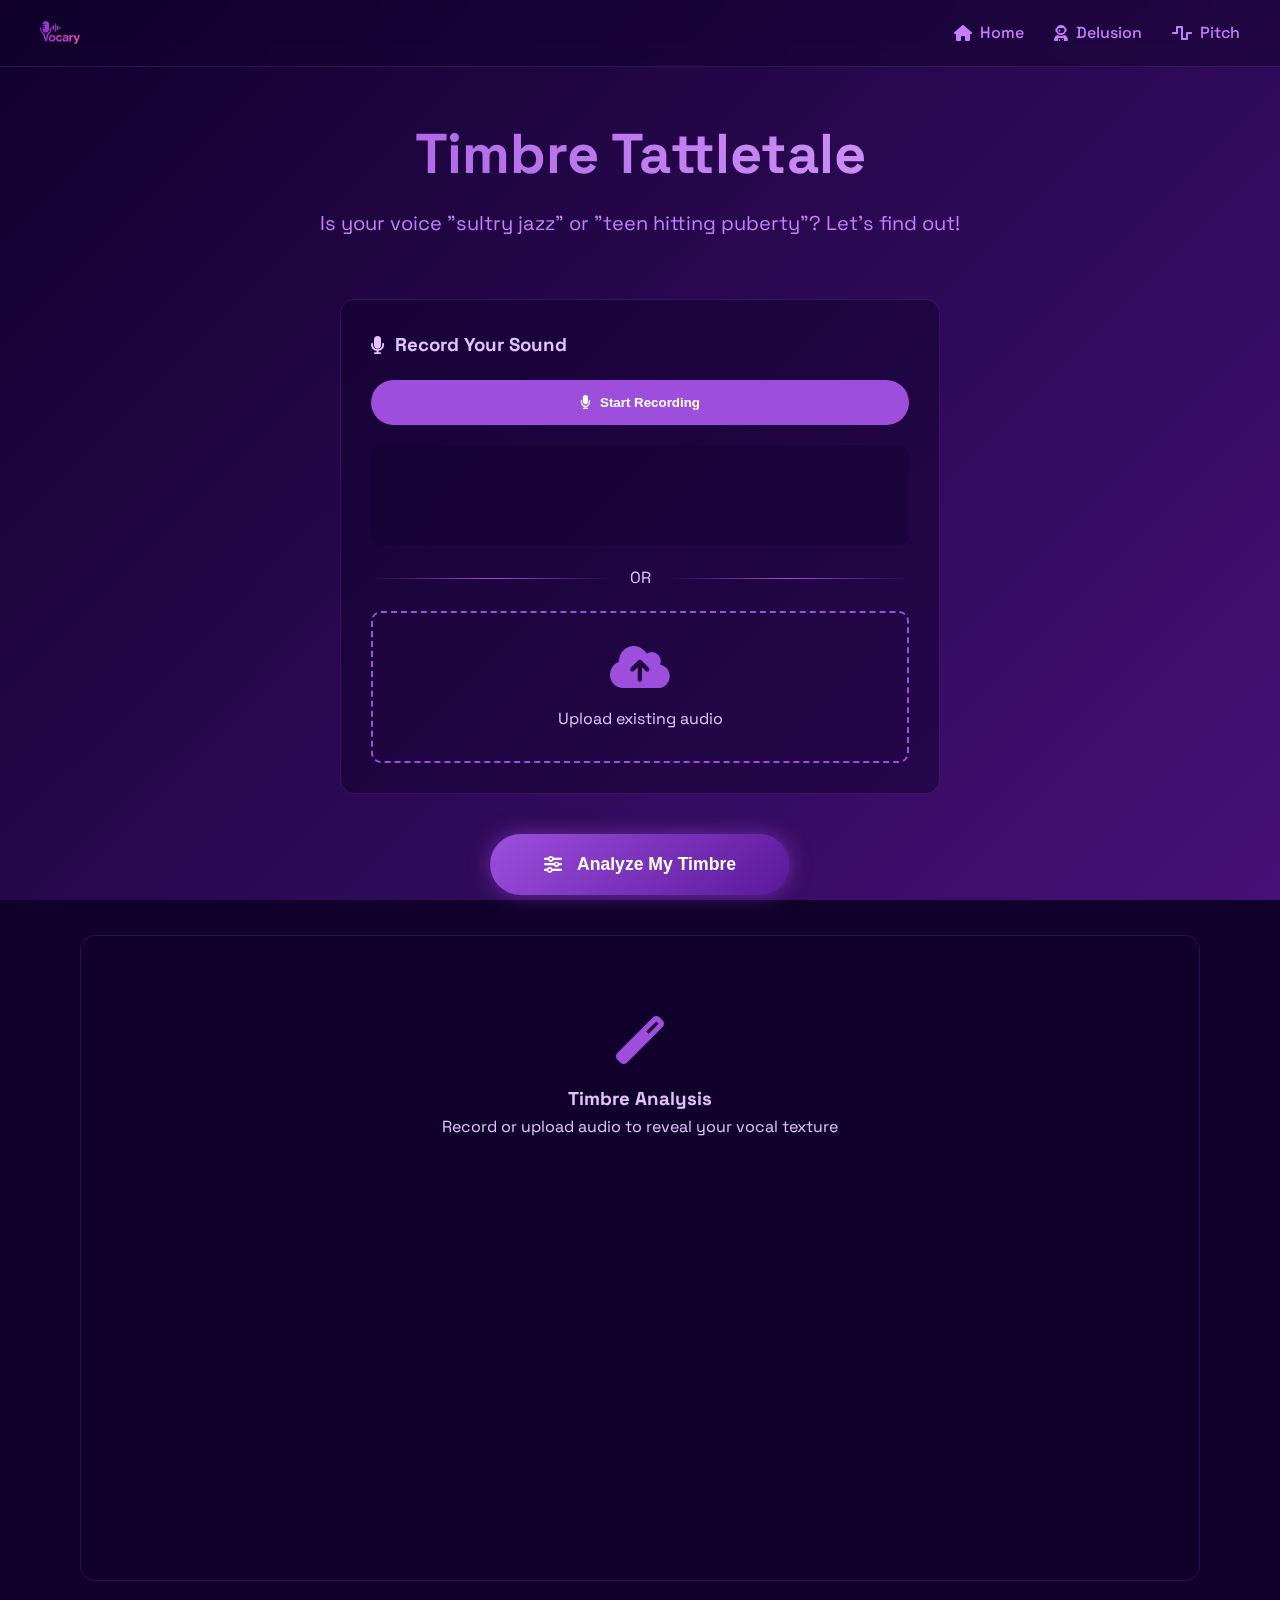
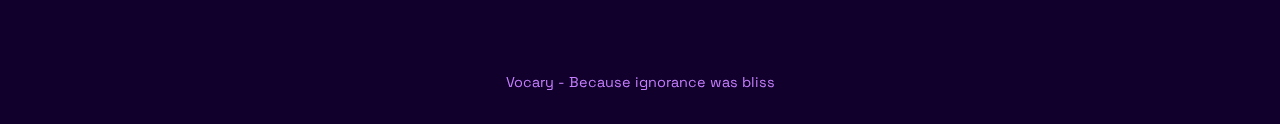
<file: timbre-tattletale.html>
<!DOCTYPE html>
<html lang="en">
<head>
    <meta charset="UTF-8">
    <meta name="viewport" content="width=device-width, initial-scale=1.0">
    <title>Vocary - Timbre Tattletale</title>
    <link rel="stylesheet" href="https://cdnjs.cloudflare.com/ajax/libs/font-awesome/6.4.0/css/all.min.css">
    <link href="https://fonts.googleapis.com/css2?family=Space+Grotesk:wght@300;400;500;600;700&display=swap" rel="stylesheet">
    <style>
        :root {
            --primary-color: #9d4edd;
            --secondary-color: #5a189a;
            --accent-color: #e0aaff;
            --dark-color: #10002b;
            --light-color: #f8f9fa;
            --text-color: #e2c2ff;
            --text-light: #c77dff;
            --font-main: 'Space Grotesk', sans-serif;
            --transition: all 0.3s ease;
        }

        * {
            margin: 0;
            padding: 0;
            box-sizing: border-box;
        }

        body {
            font-family: var(--font-main);
            color: var(--text-color);
            background-color: var(--dark-color);
            line-height: 1.6;
        }

        /* Space Background */
        .constellation {
            position: fixed;
            top: 0;
            left: 0;
            width: 100%;
            height: 100%;
            z-index: -2;
            overflow: hidden;
        }

        .gradient-overlay {
            position: fixed;
            top: 0;
            left: 0;
            width: 100%;
            height: 100%;
            background: linear-gradient(135deg, rgba(16, 0, 43, 0.9) 0%, rgba(93, 24, 154, 0.7) 100%);
            z-index: -1;
        }

        /* Navigation */
        .timbre-nav {
            position: fixed;
            top: 0;
            left: 0;
            width: 100%;
            padding: 20px 40px;
            z-index: 100;
            backdrop-filter: blur(10px);
            background: rgba(16, 0, 43, 0.5);
            border-bottom: 1px solid rgba(157, 78, 221, 0.2);
        }

        .nav-container {
            display: flex;
            justify-content: space-between;
            align-items: center;
            max-width: 1200px;
            margin: 0 auto;
        }

        .logo-link {
            display: flex;
            align-items: center;
            text-decoration: none;
            color: var(--text-color);
            font-weight: 600;
            font-size: 1.5rem;
            gap: 10px;
        }

        .logo {
            width: 40px;
            height: auto;
        }

        .nav-links {
            display: flex;
            gap: 30px;
        }

        .nav-link {
            color: var(--text-light);
            text-decoration: none;
            font-weight: 500;
            transition: var(--transition);
            display: flex;
            align-items: center;
            gap: 8px;
        }

        .nav-link:hover {
            color: var(--accent-color);
            transform: translateY(-2px);
        }

        /* Main Content */
        .timbre-container {
            max-width: 1200px;
            margin: 0 auto;
            padding: 120px 40px 60px;
        }

        .timbre-header {
            text-align: center;
            margin-bottom: 60px;
        }

        .gradient-text {
            font-size: clamp(2rem, 5vw, 3.5rem);
            font-weight: 700;
            line-height: 1.2;
            margin-bottom: 20px;
            background: linear-gradient(90deg, var(--primary-color), var(--accent-color), var(--primary-color));
            -webkit-background-clip: text;
            background-clip: text;
            color: transparent;
            animation: gradientFlow 8s linear infinite;
            background-size: 200% 100%;
        }

        @keyframes gradientFlow {
            0% { background-position: 0% 50%; }
            100% { background-position: 200% 50%; }
        }

        .subtitle {
            font-size: 1.25rem;
            color: var(--text-light);
            max-width: 700px;
            margin: 0 auto;
        }

        /* Recording Section */
        .recording-section {
            max-width: 600px;
            margin: 0 auto 40px;
        }

        .recording-card {
            background: rgba(16, 0, 43, 0.5);
            border: 1px solid rgba(157, 78, 221, 0.2);
            border-radius: 15px;
            padding: 30px;
        }

        .recording-card h3 {
            display: flex;
            align-items: center;
            gap: 10px;
            margin-bottom: 20px;
        }

        /* Recording Button */
        .record-button {
            width: 100%;
            padding: 15px;
            background: var(--primary-color);
            color: white;
            border: none;
            border-radius: 50px;
            font-weight: 600;
            display: flex;
            align-items: center;
            justify-content: center;
            gap: 10px;
            cursor: pointer;
            transition: var(--transition);
            margin-bottom: 20px;
        }

        .record-button:hover {
            background: var(--secondary-color);
            transform: translateY(-3px);
        }

        .record-button.recording {
            background: #ff4d4d;
            animation: pulse 1.5s infinite;
        }

        @keyframes pulse {
            0% { transform: scale(0.95); opacity: 0; }
            70% { transform: scale(1.1); opacity: 0.4; }
            100% { transform: scale(1.2); opacity: 0; }
        }

        /* Visualizer */
        .visualizer {
            width: 100%;
            height: 100px;
            background: rgba(16, 0, 43, 0.3);
            border-radius: 10px;
            margin-bottom: 20px;
            position: relative;
            overflow: hidden;
        }

        /* Divider */
        .or-divider {
            text-align: center;
            margin: 20px 0;
            position: relative;
        }

        .or-divider::before, .or-divider::after {
            content: '';
            position: absolute;
            top: 50%;
            width: 45%;
            height: 1px;
            background: linear-gradient(90deg, transparent, var(--primary-color), transparent);
        }

        .or-divider::before {
            left: 0;
        }

        .or-divider::after {
            right: 0;
        }

        /* Upload Area */
        .upload-area {
            border: 2px dashed var(--primary-color);
            border-radius: 10px;
            padding: 30px;
            text-align: center;
            cursor: pointer;
            position: relative;
            overflow: hidden;
        }

        .upload-area input[type="file"] {
            position: absolute;
            top: 0;
            left: 0;
            width: 100%;
            height: 100%;
            opacity: 0;
            cursor: pointer;
        }

        .upload-prompt {
            pointer-events: none;
        }

        .upload-prompt i {
            font-size: 3rem;
            color: var(--primary-color);
            margin-bottom: 15px;
        }

        /* Analyze Button */
        .analyze-button {
            width: 100%;
            max-width: 300px;
            margin: 0 auto;
            padding: 20px;
            background: linear-gradient(135deg, var(--primary-color), var(--secondary-color));
            color: white;
            border: none;
            border-radius: 50px;
            font-weight: 700;
            font-size: 1.1rem;
            display: flex;
            align-items: center;
            justify-content: center;
            gap: 15px;
            cursor: pointer;
            transition: var(--transition);
            box-shadow: 0 0 20px rgba(157, 78, 221, 0.5);
        }

        .analyze-button:hover {
            transform: translateY(-5px);
            box-shadow: 0 0 30px rgba(157, 78, 221, 0.8);
        }

        .analyze-section {
            text-align: center;
            margin: 40px 0;
        }

        /* Results Section */
        .results-section {
            background: rgba(16, 0, 43, 0.5);
            border: 1px solid rgba(157, 78, 221, 0.2);
            border-radius: 15px;
            padding: 40px;
            margin-top: 40px;
        }

        .results-placeholder {
            text-align: center;
            padding: 40px;
        }

        .results-placeholder i {
            font-size: 3rem;
            color: var(--primary-color);
            margin-bottom: 20px;
        }

        .timbre-radar {
            width: 100%;
            height: 300px;
            margin: 30px 0;
        }

        .timbre-classification {
            margin-top: 30px;
        }

        .timbre-classification h4 {
            margin-bottom: 15px;
            font-size: 1.3rem;
        }

        .feedback-point {
            display: flex;
            align-items: center;
            gap: 10px;
            margin: 10px 0;
        }

        .feedback-point i {
            color: var(--primary-color);
        }

        /* Footer */
        .timbre-footer {
            text-align: center;
            padding: 30px;
            color: var(--text-light);
            font-size: 0.9rem;
        }

        /* Responsive Styles */
        @media (max-width: 768px) {
            .timbre-container {
                padding: 100px 20px 40px;
            }
            
            .nav-links {
                gap: 15px;
            }
        }

        @media (max-width: 576px) {
            .timbre-container {
                padding: 90px 15px 30px;
            }
            
            .nav-container {
                padding: 0 15px;
            }
            
            .logo {
                width: 35px;
            }
        }
    </style>
</head>
<body>
    <!-- Space Background -->
    <div class="constellation" id="constellation">
        <div class="meteor m1"></div>
        <div class="meteor m2"></div>
    </div>
    <div class="gradient-overlay"></div>

    <!-- Navigation -->
    <nav class="timbre-nav">
        <div class="nav-container">
            <a href="index.html" class="logo-link">
                <img src="logo.png" alt="Vocary Logo" class="logo">
            </a>
            <div class="nav-links">
                <a href="index.html" class="nav-link"><i class="fas fa-home"></i> Home</a>
                <a href="celebrity-delusion.html" class="nav-link"><i class="fas fa-user-astronaut"></i> Delusion</a>
                <a href="pitch-police.html" class="nav-link"><i class="fas fa-wave-square"></i> Pitch</a>
            </div>
        </div>
    </nav>

    <!-- Main Content -->
    <main class="timbre-container">
        <header class="timbre-header">
            <h1 class="gradient-text">Timbre Tattletale</h1>
            <p class="subtitle">Is your voice "sultry jazz" or "teen hitting puberty"? Let's find out!</p>
        </header>

        <div class="timbre-content">
            <!-- Recording Section -->
            <div class="recording-section">
                <div class="recording-card">
                    <h3><i class="fas fa-microphone"></i> Record Your Sound</h3>
                    <button id="timbreRecordBtn" class="record-button">
                        <i class="fas fa-microphone"></i> Start Recording
                    </button>
                    <div class="visualizer" id="timbreVisualizer"></div>
                    <audio id="timbreAudio" controls style="display:none;"></audio>
                    <div class="or-divider">OR</div>
                    <div class="upload-area" id="timbreUpload">
                        <input type="file" id="timbreInput" accept="audio/*">
                        <div class="upload-prompt">
                            <i class="fas fa-cloud-upload-alt"></i>
                            <p>Upload existing audio</p>
                        </div>
                    </div>
                </div>
            </div>

            <!-- Analyze Button -->
            <div class="analyze-section">
                <button id="timbreAnalyzeBtn" class="analyze-button">
                    <i class="fas fa-sliders-h"></i> Analyze My Timbre
                </button>
            </div>

            <!-- Results Section -->
            <div class="results-section" id="timbreResults">
                <div class="results-placeholder">
                    <i class="fas fa-magic"></i>
                    <h3>Timbre Analysis</h3>
                    <p>Record or upload audio to reveal your vocal texture</p>
                </div>
                <div class="timbre-radar" id="timbreRadar"></div>
                <div class="timbre-classification" id="timbreClassification"></div>
            </div>
        </div>
    </main>

    <!-- Footer -->
    <footer class="timbre-footer">
        <p>Vocary - Because ignorance was bliss</p>
    </footer>

    <script>
        class AudioRecorder {
            constructor(recordBtnId, visualizerId, audioElementId) {
                this.recordBtn = document.getElementById(recordBtnId);
                this.visualizer = document.getElementById(visualizerId);
                this.audioElement = document.getElementById(audioElementId);
                this.mediaRecorder = null;
                this.audioChunks = [];
                this.isRecording = false;
                this.audioContext = null;
                this.analyser = null;
                this.dataArray = null;
                this.canvasContext = null;
                this.animationId = null;
                
                this.init();
            }
            
            init() {
                if (!this.recordBtn || !this.visualizer) return;
                
                // Set up canvas for visualizer
                const canvas = document.createElement('canvas');
                canvas.width = this.visualizer.offsetWidth;
                canvas.height = this.visualizer.offsetHeight;
                this.visualizer.appendChild(canvas);
                this.canvasContext = canvas.getContext('2d');
                
                // Add event listener to record button
                this.recordBtn.addEventListener('click', () => {
                    if (this.isRecording) {
                        this.stopRecording();
                    } else {
                        this.startRecording();
                    }
                });
            }
            
            async startRecording() {
                try {
                    const stream = await navigator.mediaDevices.getUserMedia({ audio: true });
                    this.mediaRecorder = new MediaRecorder(stream);
                    this.audioChunks = [];
                    
                    // Set up audio context for visualization
                    this.audioContext = new (window.AudioContext || window.webkitAudioContext)();
                    const source = this.audioContext.createMediaStreamSource(stream);
                    this.analyser = this.audioContext.createAnalyser();
                    this.analyser.fftSize = 256;
                    source.connect(this.analyser);
                    
                    const bufferLength = this.analyser.frequencyBinCount;
                    this.dataArray = new Uint8Array(bufferLength);
                    
                    // Start visualization
                    this.drawVisualizer();
                    
                    // Set up media recorder
                    this.mediaRecorder.ondataavailable = event => {
                        this.audioChunks.push(event.data);
                    };
                    
                    this.mediaRecorder.onstop = () => {
                        const audioBlob = new Blob(this.audioChunks, { type: 'audio/wav' });
                        const audioUrl = URL.createObjectURL(audioBlob);
                        
                        if (this.audioElement) {
                            this.audioElement.src = audioUrl;
                            this.audioElement.style.display = 'block';
                        }
                        
                        // Stop visualization
                        cancelAnimationFrame(this.animationId);
                        
                        // Clean up
                        stream.getTracks().forEach(track => track.stop());
                    };
                    
                    this.mediaRecorder.start();
                    this.isRecording = true;
                    this.recordBtn.innerHTML = '<i class="fas fa-stop"></i> Stop Recording';
                    this.recordBtn.classList.add('recording');
                    
                } catch (error) {
                    console.error('Error accessing microphone:', error);
                    alert('Could not access microphone. Please ensure you have granted microphone permissions.');
                }
            }
            
            stopRecording() {
                if (this.mediaRecorder && this.isRecording) {
                    this.mediaRecorder.stop();
                    this.isRecording = false;
                    this.recordBtn.innerHTML = '<i class="fas fa-microphone"></i> Start Recording';
                    this.recordBtn.classList.remove('recording');
                }
            }
            
            drawVisualizer() {
                if (!this.analyser || !this.canvasContext) return;
                
                this.analyser.getByteFrequencyData(this.dataArray);
                
                const width = this.visualizer.offsetWidth;
                const height = this.visualizer.offsetHeight;
                const barWidth = (width / this.analyser.frequencyBinCount) * 2.5;
                let x = 0;
                
                this.canvasContext.clearRect(0, 0, width, height);
                
                for (let i = 0; i < this.analyser.frequencyBinCount; i++) {
                    const barHeight = (this.dataArray[i] / 255) * height;
                    
                    this.canvasContext.fillStyle = `hsl(${i * 2}, 100%, 50%)`;
                    this.canvasContext.fillRect(x, height - barHeight, barWidth, barHeight);
                    
                    x += barWidth + 1;
                }
                
                this.animationId = requestAnimationFrame(() => this.drawVisualizer());
            }
        }

        class FileUploadHandler {
            constructor(uploadAreaId, fileInputId) {
                this.uploadArea = document.getElementById(uploadAreaId);
                this.fileInput = document.getElementById(fileInputId);
                
                if (this.uploadArea && this.fileInput) {
                    this.init();
                }
            }
            
            init() {
                // Handle drag and drop
                this.uploadArea.addEventListener('dragover', (e) => {
                    e.preventDefault();
                    this.uploadArea.style.borderColor = 'var(--accent-color)';
                });
                
                this.uploadArea.addEventListener('dragleave', () => {
                    this.uploadArea.style.borderColor = 'var(--primary-color)';
                });
                
                this.uploadArea.addEventListener('drop', (e) => {
                    e.preventDefault();
                    this.uploadArea.style.borderColor = 'var(--primary-color)';
                    
                    if (e.dataTransfer.files.length) {
                        this.fileInput.files = e.dataTransfer.files;
                        this.handleFileSelection();
                    }
                });
                
                // Handle file input change
                this.fileInput.addEventListener('change', () => {
                    this.handleFileSelection();
                });
            }
            
            handleFileSelection() {
                if (this.fileInput.files.length) {
                    // Hide upload prompt
                    const uploadPrompt = this.uploadArea.querySelector('.upload-prompt');
                    if (uploadPrompt) {
                        uploadPrompt.style.display = 'none';
                    }
                }
            }
        }

        function drawTimbreRadar() {
            const timbreRadar = document.getElementById('timbreRadar');
            timbreRadar.innerHTML = '<canvas id="timbreCanvas"></canvas>';
            
            const canvas = document.getElementById('timbreCanvas');
            canvas.width = timbreRadar.offsetWidth;
            canvas.height = timbreRadar.offsetHeight;
            
            const ctx = canvas.getContext('2d');
            
            // Draw radar chart
            const centerX = canvas.width / 2;
            const centerY = canvas.height / 2;
            const radius = Math.min(centerX, centerY) * 0.8;
            const points = 5;
            const angle = (Math.PI * 2) / points;
            
            const categories = ['Brightness', 'Warmth', 'Richness', 'Breathiness', 'Nasality'];
            const scores = [0.7, 0.4, 0.3, 0.8, 0.6];
            
            // Draw grid
            ctx.strokeStyle = 'rgba(157, 78, 221, 0.3)';
            ctx.lineWidth = 1;
            
            for (let i = 0; i < 3; i++) {
                ctx.beginPath();
                const r = radius * (i + 1) / 3;
                
                for (let j = 0; j <= points; j++) {
                    const a = angle * j - Math.PI / 2;
                    const x = centerX + Math.cos(a) * r;
                    const y = centerY + Math.sin(a) * r;
                    
                    if (j === 0) {
                        ctx.moveTo(x, y);
                    } else {
                        ctx.lineTo(x, y);
                    }
                }
                
                ctx.stroke();
            }
            
            // Draw axes
            for (let i = 0; i < points; i++) {
                const a = angle * i - Math.PI / 2;
                const x = centerX + Math.cos(a) * radius;
                const y = centerY + Math.sin(a) * radius;
                
                ctx.beginPath();
                ctx.moveTo(centerX, centerY);
                ctx.lineTo(x, y);
                ctx.stroke();
                
                // Draw category labels
                const labelX = centerX + Math.cos(a) * (radius + 20);
                const labelY = centerY + Math.sin(a) * (radius + 20);
                
                ctx.font = '12px var(--font-main)';
                ctx.fillStyle = 'var(--text-color)';
                ctx.textAlign = 'center';
                ctx.textBaseline = 'middle';
                ctx.fillText(categories[i], labelX, labelY);
            }
            
            // Draw data
            ctx.fillStyle = 'rgba(157, 78, 221, 0.5)';
            ctx.strokeStyle = 'var(--primary-color)';
            ctx.lineWidth = 2;
            ctx.beginPath();
            
            for (let i = 0; i <= points; i++) {
                const a = angle * i - Math.PI / 2;
                const score = scores[i % points];
                const r = radius * score;
                const x = centerX + Math.cos(a) * r;
                const y = centerY + Math.sin(a) * r;
                
                if (i === 0) {
                    ctx.moveTo(x, y);
                } else {
                    ctx.lineTo(x, y);
                }
            }
            
            ctx.closePath();
            ctx.fill();
            ctx.stroke();
        }

        function showTimbreClassification() {
            const timbreClassification = document.getElementById('timbreClassification');
            timbreClassification.innerHTML = `
                <h4>Timbre Classification</h4>
                <p>Your voice has been classified as: <strong>Nasal Teenager</strong></p>
                <div class="feedback-point">
                    <i class="fas fa-arrow-right"></i>
                    <p>Brightness: High (you sound like a cartoon character)</p>
                </div>
                <div class="feedback-point">
                    <i class="fas fa-arrow-right"></i>
                    <p>Breathiness: Very high (are you whispering or just out of breath?)</p>
                </div>
            `;
        }

        document.addEventListener('DOMContentLoaded', () => {
            // Initialize audio recorder
            new AudioRecorder('timbreRecordBtn', 'timbreVisualizer', 'timbreAudio');
            
            // Initialize file upload handler
            new FileUploadHandler('timbreUpload', 'timbreInput');
            
            // Analyze button handler
            document.getElementById('timbreAnalyzeBtn').addEventListener('click', () => {
                const timbreAnalyzeBtn = document.getElementById('timbreAnalyzeBtn');
                timbreAnalyzeBtn.disabled = true;
                timbreAnalyzeBtn.innerHTML = '<i class="fas fa-spinner fa-spin"></i> Analyzing...';
                
                // Hide placeholder
                document.querySelector('#timbreResults .results-placeholder').style.display = 'none';
                
                // Simulate analysis (replace with actual API call)
                setTimeout(() => {
                    // Draw radar chart
                    drawTimbreRadar();
                    
                    // Show classification
                    showTimbreClassification();
                    
                    timbreAnalyzeBtn.innerHTML = '<i class="fas fa-sliders-h"></i> Analyze My Timbre';
                    timbreAnalyzeBtn.disabled = false;
                }, 1500);
            });
        });
    </script>
</body>
</html>
</file>
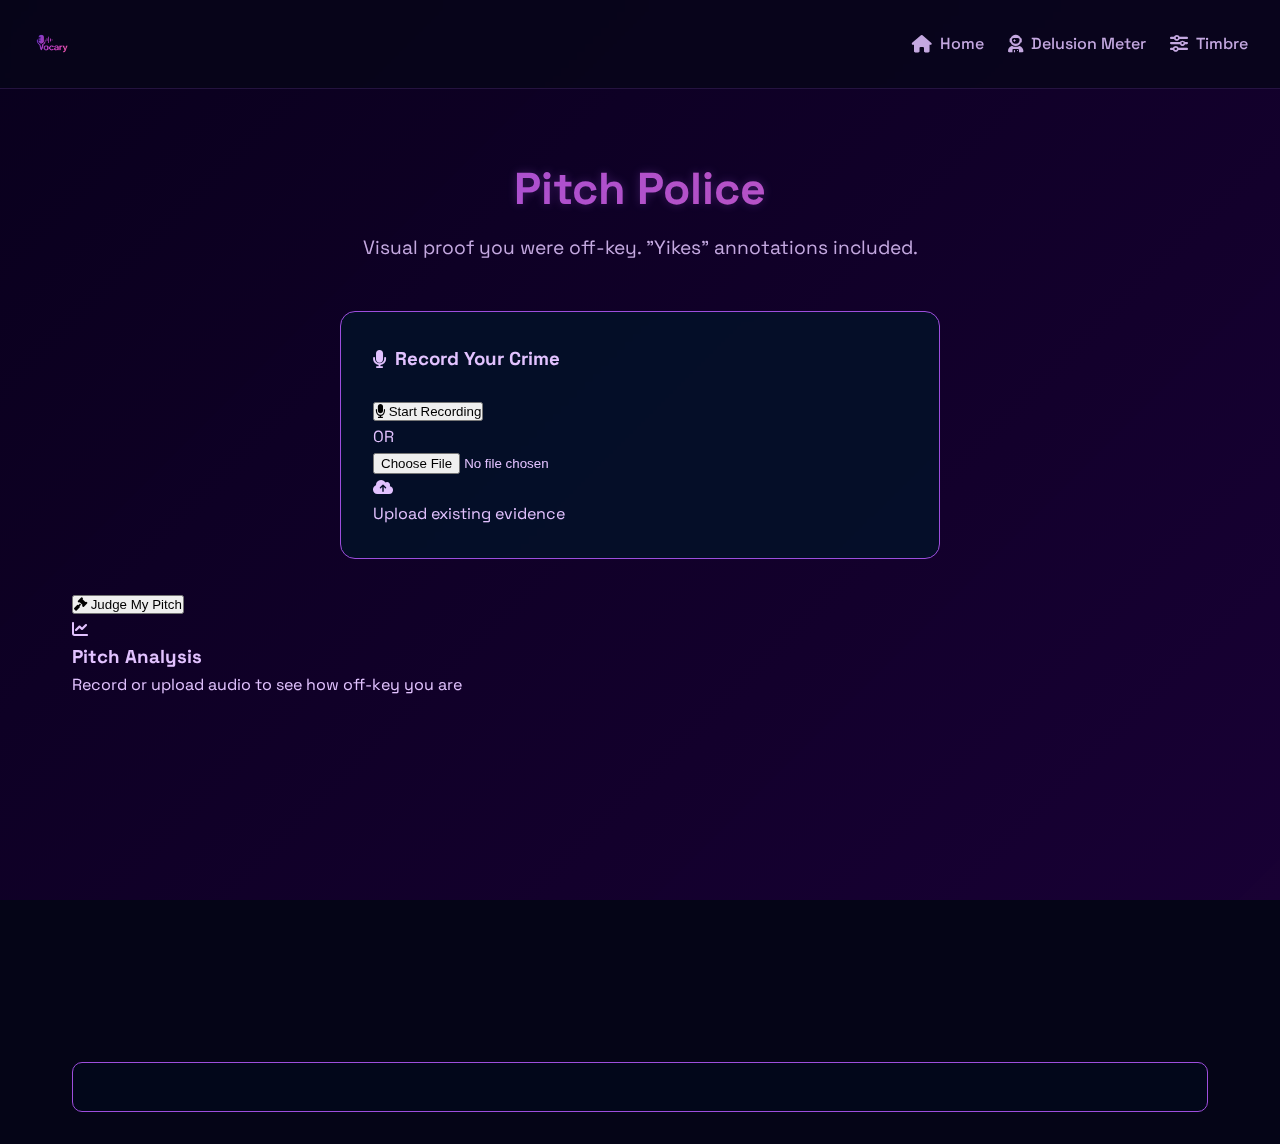
<file: templates/pitch.html>
<!DOCTYPE html>
<html lang="en">
<head>
    <meta charset="UTF-8">
    <meta name="viewport" content="width=device-width, initial-scale=1.0">
    <title>Vocary - Pitch Police</title>
    <link rel="stylesheet" href="https://cdnjs.cloudflare.com/ajax/libs/font-awesome/6.4.0/css/all.min.css">
    <link href="https://fonts.googleapis.com/css2?family=Space+Grotesk:wght@300;400;500;600;700&display=swap" rel="stylesheet">
    <link rel="stylesheet" href="/static/css/style.css">
    <link rel="stylesheet" href="/static/css/pitch.css">
</head>
<body>
    <!-- Space Background -->
    <div class="constellation" id="constellation"></div>
    <div class="gradient-overlay"></div>

    <!-- Navigation -->
    <nav class="pitch-nav">
        <div class="nav-container">
            <a href="/" class="logo-link">
                <img src="/static/images/logo.png" alt="Vocary Logo" class="logo">
            </a>
            <div class="nav-links">
                <a href="/" class="nav-link"><i class="fas fa-home"></i> Home</a>
                <a href="/analyzer" class="nav-link"><i class="fas fa-user-astronaut"></i> Delusion Meter</a>
                <a href="/timbre" class="nav-link"><i class="fas fa-sliders-h"></i> Timbre</a>
            </div>
        </div>
    </nav>

    <!-- Main Content -->
    <main class="pitch-container">
        <header class="pitch-header">
            <h1 class="gradient-text">Pitch Police</h1>
            <p class="subtitle">Visual proof you were off-key. "Yikes" annotations included.</p>
        </header>

        <div class="pitch-content">
            <!-- Recording Section -->
            <div class="recording-section">
                <div class="recording-card">
                    <h3><i class="fas fa-microphone"></i> Record Your Crime</h3>
                    <button id="pitchRecordBtn" class="record-button">
                        <i class="fas fa-microphone"></i> Start Recording
                    </button>
                    <div class="visualizer" id="pitchVisualizer"></div>
                    <audio id="pitchAudio" controls style="display:none;"></audio>
                    <div class="or-divider">OR</div>
                    <div class="upload-area" id="pitchUpload">
                        <input type="file" id="pitchInput" accept="audio/*">
                        <div class="upload-prompt">
                            <i class="fas fa-cloud-upload-alt"></i>
                            <p>Upload existing evidence</p>
                        </div>
                    </div>
                </div>
            </div>

            <!-- Analyze Button -->
            <div class="analyze-section">
                <button id="pitchAnalyzeBtn" class="analyze-button">
                    <i class="fas fa-gavel"></i> Judge My Pitch
                </button>
            </div>

            <!-- Results Section -->
            <div class="results-section" id="pitchResults">
                <div class="results-placeholder">
                    <i class="fas fa-chart-line"></i>
                    <h3>Pitch Analysis</h3>
                    <p>Record or upload audio to see how off-key you are</p>
                </div>
                <div class="pitch-graph" id="pitchGraph"></div>
                <div class="pitch-feedback" id="pitchFeedback"></div>
            </div>
        </div>
    </main>

    <script src="/static/js/recorder.js"></script>
    <script src="/static/js/pitch.js"></script>
</body>
</html>
</file>
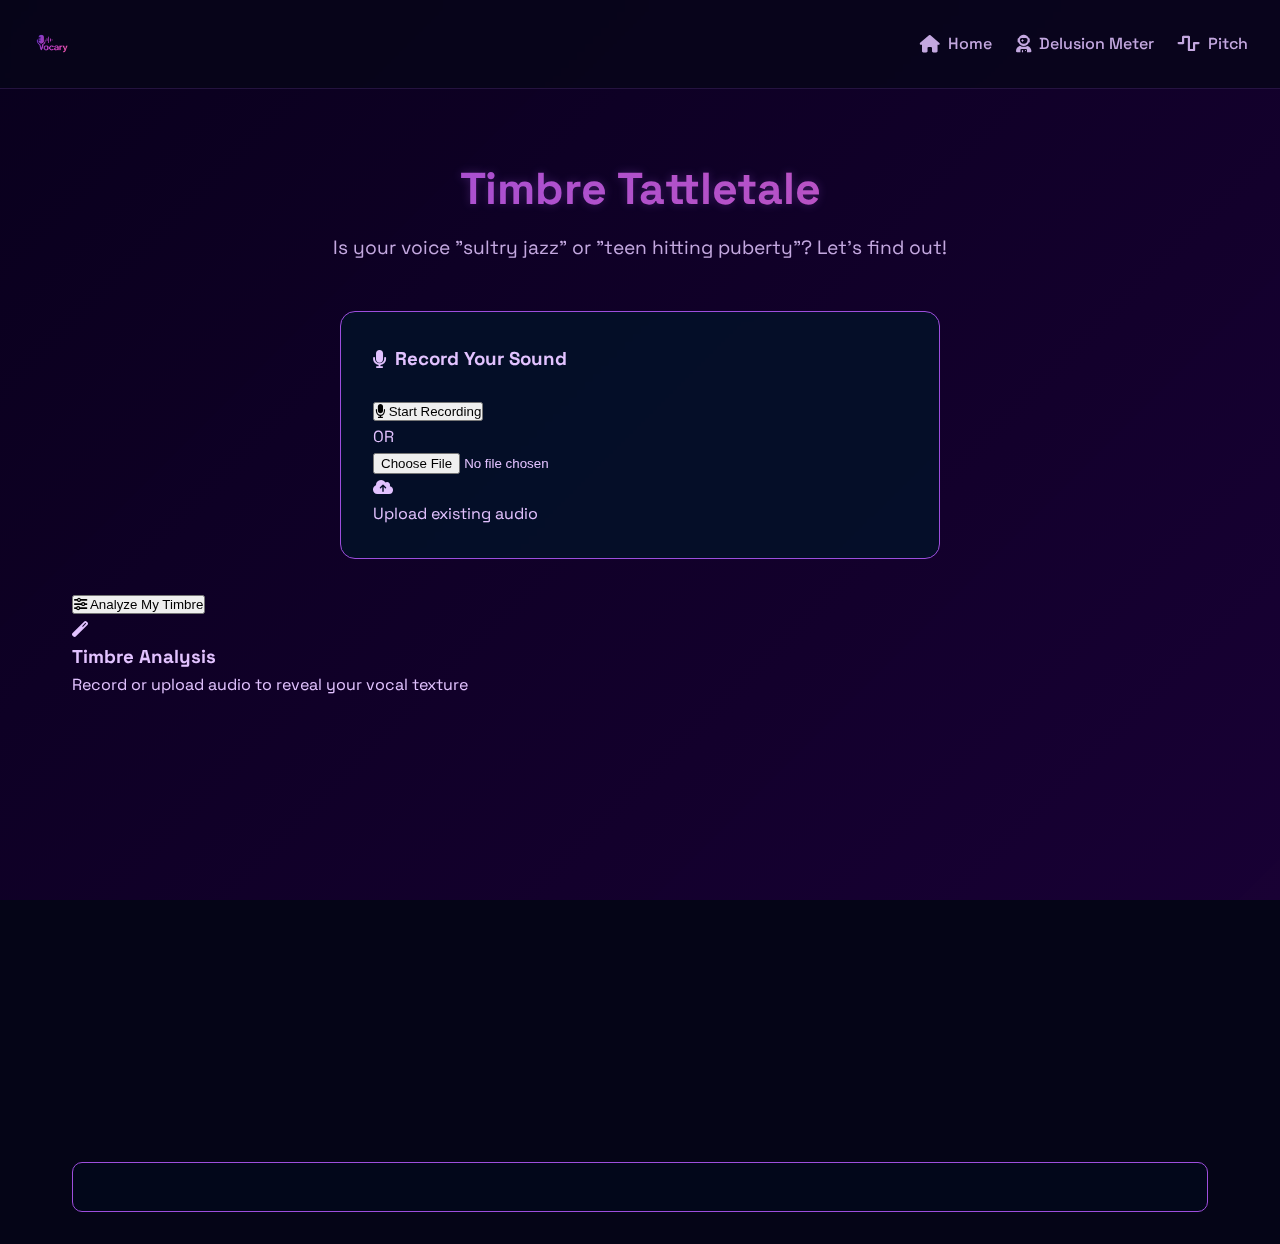
<file: templates/timbre.html>
<!DOCTYPE html>
<html lang="en">
<head>
    <meta charset="UTF-8">
    <meta name="viewport" content="width=device-width, initial-scale=1.0">
    <title>Vocary - Timbre Tattletale</title>
    <link rel="stylesheet" href="https://cdnjs.cloudflare.com/ajax/libs/font-awesome/6.4.0/css/all.min.css">
    <link href="https://fonts.googleapis.com/css2?family=Space+Grotesk:wght@300;400;500;600;700&display=swap" rel="stylesheet">
    <link rel="stylesheet" href="/static/css/style.css">
    <link rel="stylesheet" href="/static/css/timbre.css">
</head>
<body>
    <!-- Space Background -->
    <div class="constellation" id="constellation"></div>
    <div class="gradient-overlay"></div>

    <!-- Navigation -->
    <nav class="timbre-nav">
        <div class="nav-container">
            <a href="/" class="logo-link">
                <img src="/static/images/logo.png" alt="Vocary Logo" class="logo">
            </a>
            <div class="nav-links">
                <a href="/" class="nav-link"><i class="fas fa-home"></i> Home</a>
                <a href="/analyzer" class="nav-link"><i class="fas fa-user-astronaut"></i> Delusion Meter</a>
                <a href="/pitch" class="nav-link"><i class="fas fa-wave-square"></i> Pitch</a>
            </div>
        </div>
    </nav>

    <!-- Main Content -->
    <main class="timbre-container">
        <header class="timbre-header">
            <h1 class="gradient-text">Timbre Tattletale</h1>
            <p class="subtitle">Is your voice "sultry jazz" or "teen hitting puberty"? Let's find out!</p>
        </header>

        <div class="timbre-content">
            <!-- Recording Section -->
            <div class="recording-section">
                <div class="recording-card">
                    <h3><i class="fas fa-microphone"></i> Record Your Sound</h3>
                    <button id="timbreRecordBtn" class="record-button">
                        <i class="fas fa-microphone"></i> Start Recording
                    </button>
                    <div class="visualizer" id="timbreVisualizer"></div>
                    <audio id="timbreAudio" controls style="display:none;"></audio>
                    <div class="or-divider">OR</div>
                    <div class="upload-area" id="timbreUpload">
                        <input type="file" id="timbreInput" accept="audio/*">
                        <div class="upload-prompt">
                            <i class="fas fa-cloud-upload-alt"></i>
                            <p>Upload existing audio</p>
                        </div>
                    </div>
                </div>
            </div>

            <!-- Analyze Button -->
            <div class="analyze-section">
                <button id="timbreAnalyzeBtn" class="analyze-button">
                    <i class="fas fa-sliders-h"></i> Analyze My Timbre
                </button>
            </div>

            <!-- Results Section -->
            <div class="results-section" id="timbreResults">
                <div class="results-placeholder">
                    <i class="fas fa-magic"></i>
                    <h3>Timbre Analysis</h3>
                    <p>Record or upload audio to reveal your vocal texture</p>
                </div>
                <div class="timbre-radar" id="timbreRadar"></div>
                <div class="timbre-classification" id="timbreClassification"></div>
            </div>
        </div>
    </main>

    <script src="/static/js/recorder.js"></script>
    <script src="/static/js/timbre.js"></script>
</body>
</html>
</file>
<file: static/css/style.css>
:root {
  /* Cosmic Color Palette */
  --space-dark: #0a0a2a;
  --space-darker: #050517;
  --space-purple: #9d4edd;
  --space-pink: #ff5e8a;
  --space-blue: #5e8aff;
  --space-text: #e2c2ff;
  --space-text-light: #c4a8e0;
  --space-accent: #ff00ff;
  --space-success: #00ffaa;
  --space-error: #ff4d4d;
  --font-main: 'Space Grotesk', sans-serif;
  --transition: all 0.3s ease;
  --star-count: 200;
}

/* Cosmic Base Styles */
* {
  margin: 0;
  padding: 0;
  box-sizing: border-box;
}

body {
  font-family: var(--font-main);
  color: var(--space-text);
  background-color: var(--space-darker);
  line-height: 1.6;
  overflow-x: hidden;
  min-height: 100vh;
  position: relative;
}

/* Enhanced Cosmic Background */
.constellation {
  position: fixed;
  top: 0;
  left: 0;
  width: 100%;
  height: 100%;
  z-index: -2;
  overflow: hidden;
}

.star {
  position: absolute;
  background-color: white;
  border-radius: 50%;
  animation: twinkle var(--twinkle-duration, 5s) infinite alternate;
  opacity: var(--twinkle-opacity, 0.7);
  width: var(--star-size, 1px);
  height: var(--star-size, 1px);
  top: var(--star-top, 50%);
  left: var(--star-left, 50%);
}

@keyframes twinkle {
  0% { opacity: calc(var(--twinkle-opacity, 0.7) * 0.5); }
  100% { opacity: var(--twinkle-opacity, 0.7); }
}

.meteor {
  position: absolute;
  background-color: #fff;
  width: 2px;
  height: 2px;
  border-radius: 50%;
  transform: rotate(-35deg);
  animation-timing-function: linear;
  animation-iteration-count: infinite;
  opacity: 0;
  filter: drop-shadow(0 0 2px white);
}

.meteor::before {
  content: "";
  position: absolute;
  width: 0;
  height: 0;
  border-top: 1px solid transparent;
  border-bottom: 1px solid transparent;
  border-left: 85px solid white;
  left: 2px;
  top: 0;
  opacity: 0.7;
  filter: blur(1px);
}

/* Meteor Animations */
.meteor.style1 {
  animation: meteorStyle1 3s infinite;
  top: 10%;
  right: -100px;
}
.meteor.style2 {
  animation: meteorStyle2 4s infinite 1s;
  top: 30%;
  right: -100px;
}
.meteor.style3 {
  animation: meteorStyle3 5s infinite 2s;
  top: 60%;
  right: -100px;
}

@keyframes meteorStyle1 {
  0% { opacity: 0; right: -100px; top: 10%; }
  30% { opacity: 1; }
  60% { opacity: 1; }
  100% { opacity: 0; right: 100vw; top: 30%; }
}

@keyframes meteorStyle2 {
  0% { opacity: 0; right: -100px; top: 30%; }
  30% { opacity: 1; }
  60% { opacity: 1; }
  100% { opacity: 0; right: 100vw; top: 50%; }
}

@keyframes meteorStyle3 {
  0% { opacity: 0; right: -100px; top: 60%; }
  30% { opacity: 1; }
  60% { opacity: 1; }
  100% { opacity: 0; right: 100vw; top: 80%; }
}

.gradient-overlay {
  position: fixed;
  top: 0;
  left: 0;
  width: 100%;
  height: 100%;
  background: linear-gradient(135deg, rgba(10, 0, 30, 0.9) 0%, rgba(30, 0, 60, 0.8) 100%);
  z-index: -1;
}

/* Cosmic Text Effects */
.gradient-text {
  background: linear-gradient(90deg, var(--space-purple), var(--space-pink));
  -webkit-background-clip: text;
  background-clip: text;
  color: transparent;
  animation: gradientFlow 8s ease infinite;
  background-size: 200% 100%;
}

@keyframes gradientFlow {
  0% { background-position: 0% 50%; }
  50% { background-position: 100% 50%; }
  100% { background-position: 0% 50%; }
}

.highlight {
  background: linear-gradient(90deg, var(--space-purple), var(--space-accent));
  -webkit-background-clip: text;
  background-clip: text;
  color: transparent;
}

/* Cosmic Buttons */
.cta-button {
  padding: 0.8rem 1.8rem;
  border-radius: 50px;
  font-weight: 600;
  text-decoration: none;
  display: inline-flex;
  align-items: center;
  gap: 0.5rem;
  transition: var(--transition);
  border: none;
  cursor: pointer;
  position: relative;
  overflow: hidden;
  z-index: 1;
}

.cta-button::before {
  content: '';
  position: absolute;
  top: 0;
  left: 0;
  width: 100%;
  height: 100%;
  background: linear-gradient(45deg, 
    var(--space-purple), 
    var(--space-pink), 
    var(--space-blue));
  background-size: 200% 200%;
  z-index: -1;
  opacity: 0;
  transition: var(--transition);
}

.cta-button:hover::before {
  opacity: 1;
  animation: gradientFlow 3s ease infinite;
}

.cta-primary {
  background: var(--space-purple);
  color: var(--space-darker);
}

.cta-primary:hover {
  background: var(--space-accent);
  transform: translateY(-3px);
  box-shadow: 0 8px 20px rgba(255, 0, 255, 0.4);
}

.cta-secondary {
  background: transparent;
  color: var(--space-purple);
  border: 2px solid var(--space-purple);
}

.cta-secondary:hover {
  background: rgba(157, 78, 221, 0.1);
  transform: translateY(-3px);
  box-shadow: 0 8px 20px rgba(157, 78, 221, 0.2);
}

.cta-large {
  padding: 1.2rem 2.5rem;
  font-size: 1.1rem;
}

/* Navigation */
.space-nav, .analyzer-nav, .pitch-nav, .timbre-nav, .results-nav {
  padding: 1.5rem 2rem;
  position: relative;
  z-index: 100;
  backdrop-filter: blur(5px);
  background: rgba(5, 5, 23, 0.7);
  border-bottom: 1px solid rgba(157, 78, 221, 0.2);
}

.nav-container {
  max-width: 1400px;
  margin: 0 auto;
  display: flex;
  justify-content: space-between;
  align-items: center;
}

.logo-link {
  display: flex;
  align-items: center;
  gap: 0.5rem;
  text-decoration: none;
  transition: var(--transition);
}

.logo-link:hover {
  transform: scale(1.05);
}

.logo {
  width: 40px;
  height: auto;
  transition: var(--transition);
}

.logo-text {
  font-weight: 700;
  font-size: 1.5rem;
  background: linear-gradient(90deg, var(--space-purple), var(--space-pink));
  -webkit-background-clip: text;
  background-clip: text;
  color: transparent;
}

.nav-links {
  display: flex;
  gap: 1.5rem;
}

.nav-link {
  color: var(--space-text-light);
  text-decoration: none;
  font-weight: 500;
  transition: var(--transition);
  display: flex;
  align-items: center;
  gap: 0.5rem;
  position: relative;
}

.nav-link::after {
  content: '';
  position: absolute;
  bottom: -5px;
  left: 0;
  width: 0;
  height: 2px;
  background: var(--space-purple);
  transition: var(--transition);
}

.nav-link:hover {
  color: var(--space-purple);
}

.nav-link:hover::after {
  width: 100%;
}

.nav-link i {
  font-size: 1.1rem;
}

/* Responsive */
@media (max-width: 768px) {
  .nav-container {
    flex-direction: column;
    gap: 1rem;
  }
  
  .nav-links {
    flex-wrap: wrap;
    justify-content: center;
  }
}
</file>
<file: static/css/analyzer.css>
/* Analyzer Container */
.analyzer-container {
  max-width: 1200px;
  margin: 0 auto;
  padding: 2rem;
  min-height: 100vh;
  display: flex;
  flex-direction: column;
}

.analyzer-header {
  text-align: center;
  margin-bottom: 3rem;
  padding-top: 2rem;
}

.analyzer-header h1 {
  font-size: 2.8rem;
  margin-bottom: 0.5rem;
}

.analyzer-header .subtitle {
  color: var(--space-text-light);
  font-size: 1.2rem;
  max-width: 700px;
  margin: 0 auto;
}

/* Upload Section */
.upload-section {
  display: grid;
  grid-template-columns: repeat(auto-fit, minmax(350px, 1fr));
  gap: 2rem;
  margin-bottom: 2rem;
  width: 100%;
}

.upload-card {
  background: rgba(0, 20, 40, 0.7);
  border: 1px solid var(--space-purple);
  border-radius: 15px;
  padding: 2rem;
  transition: var(--transition);
  box-shadow: 0 10px 20px rgba(0, 0, 0, 0.2);
}

.upload-card:hover {
  transform: translateY(-5px);
  box-shadow: 0 15px 30px rgba(157, 78, 221, 0.2);
}

.upload-header {
  display: flex;
  align-items: center;
  gap: 1rem;
  margin-bottom: 1rem;
}

.upload-header i {
  font-size: 1.5rem;
  color: var(--space-purple);
}

.upload-header h3 {
  margin: 0;
  color: var(--space-text);
}

.upload-area {
  display: block;
  width: 100%;
  padding: 2rem;
  border: 2px dashed var(--space-purple);
  border-radius: 10px;
  text-align: center;
  cursor: pointer;
  transition: var(--transition);
  margin-bottom: 1rem;
  background: rgba(157, 78, 221, 0.05);
}

.upload-area:hover {
  background: rgba(157, 78, 221, 0.1);
  border-color: var(--space-accent);
}

.upload-area input[type="file"] {
  display: none;
}

.upload-prompt i {
  font-size: 2rem;
  color: var(--space-purple);
  margin-bottom: 0.5rem;
}

.upload-prompt p {
  margin: 0.5rem 0;
  color: var(--space-text);
}

.upload-prompt small {
  font-size: 0.8rem;
  color: var(--space-text-light);
}

.file-info {
  padding: 0.5rem;
  background: rgba(0, 40, 60, 0.5);
  border-radius: 5px;
  font-size: 0.9rem;
  color: var(--space-text-light);
  text-align: center;
  word-break: break-all;
}

/* Recording Controls */
.record-button {
  width: 100%;
  padding: 1rem;
  background: var(--space-purple);
  color: var(--space-darker);
  border: none;
  border-radius: 8px;
  font-weight: 600;
  cursor: pointer;
  display: flex;
  align-items: center;
  justify-content: center;
  gap: 0.5rem;
  transition: var(--transition);
  margin: 1rem 0;
}

.record-button:hover {
  background: var(--space-accent);
  transform: translateY(-2px);
}

.record-button.recording {
  background: var(--space-error);
  animation: pulse 1.5s infinite;
}

@keyframes pulse {
  0% { box-shadow: 0 0 0 0 rgba(255, 0, 0, 0.7); }
  70% { box-shadow: 0 0 0 10px rgba(255, 0, 0, 0); }
  100% { box-shadow: 0 0 0 0 rgba(255, 0, 0, 0); }
}

.visualizer {
  height: 60px;
  width: 100%;
  background: rgba(0, 20, 40, 0.5);
  border-radius: 8px;
  margin-bottom: 1rem;
  overflow: hidden;
}

.or-divider {
  display: flex;
  align-items: center;
  margin: 1.5rem 0;
  color: var(--space-text-light);
}

.or-divider::before,
.or-divider::after {
  content: "";
  flex: 1;
  border-bottom: 1px solid var(--space-purple);
  margin: 0 0.5rem;
}

/* Analyze Button */
.analyze-section {
  width: 100%;
  display: flex;
  flex-direction: column;
  align-items: center;
  margin: 2rem 0;
}

.analyze-button {
  padding: 1rem 2.5rem;
  background: var(--space-accent);
  color: white;
  border: none;
  border-radius: 50px;
  font-weight: 600;
  font-size: 1.1rem;
  cursor: pointer;
  display: flex;
  align-items: center;
  justify-content: center;
  gap: 0.5rem;
  transition: var(--transition);
  box-shadow: 0 5px 15px rgba(255, 0, 255, 0.3);
}

.analyze-button:hover {
  transform: translateY(-3px);
  box-shadow: 0 8px 20px rgba(255, 0, 255, 0.4);
}

.analyze-button:disabled {
  background: #555;
  cursor: not-allowed;
  transform: none;
  box-shadow: none;
}

.disclaimer {
  color: var(--space-text-light);
  font-size: 0.8rem;
  margin-top: 0.5rem;
  text-align: center;
}

/* Results Section */
.results-section {
  width: 100%;
  margin-bottom: 3rem;
}

.results-placeholder {
  width: 100%;
  background: rgba(0, 20, 40, 0.7);
  border: 1px solid var(--space-purple);
  border-radius: 15px;
  padding: 3rem 2rem;
  display: flex;
  flex-direction: column;
  align-items: center;
  justify-content: center;
  text-align: center;
  color: var(--space-text-light);
}

.results-placeholder i {
  font-size: 3rem;
  color: var(--space-purple);
  margin-bottom: 1rem;
}

.results-placeholder h3 {
  margin-bottom: 0.5rem;
  color: var(--space-text);
}

/* Analyzer Footer */
.analyzer-footer {
  text-align: center;
  margin-top: auto;
  padding: 2rem 0;
  color: var(--space-text-light);
}

/* Responsive */
@media (max-width: 768px) {
  .analyzer-header h1 {
    font-size: 2rem;
  }
  
  .analyzer-header .subtitle {
    font-size: 1rem;
  }
  
  .upload-section {
    grid-template-columns: 1fr;
  }
}
</file>
<file: static/css/pitch.css>
/* Pitch Container */
.pitch-container {
  max-width: 1200px;
  margin: 0 auto;
  padding: 2rem;
  min-height: 100vh;
  position: relative;
  z-index: 1;
}

.pitch-header {
  text-align: center;
  margin-bottom: 3rem;
  padding-top: 2rem;
  animation: fadeIn 1s ease;
}

.pitch-header h1 {
  font-size: 2.8rem;
  margin-bottom: 0.5rem;
  text-shadow: 0 0 10px rgba(157, 78, 221, 0.3);
}

.pitch-header .subtitle {
  color: var(--space-text-light);
  font-size: 1.2rem;
  max-width: 700px;
  margin: 0 auto;
}

/* Recording Section */
.recording-section {
  max-width: 600px;
  margin: 0 auto 2rem;
}

.recording-card {
  background: rgba(0, 20, 40, 0.7);
  border: 1px solid var(--space-purple);
  border-radius: 15px;
  padding: 2rem;
  backdrop-filter: blur(5px);
}

.recording-card h3 {
  margin-bottom: 1.5rem;
  display: flex;
  align-items: center;
  gap: 0.5rem;
}

/* Results Section */
.pitch-results {
  background: rgba(0, 20, 40, 0.7);
  border: 1px solid var(--space-purple);
  border-radius: 15px;
  padding: 2rem;
  margin-top: 2rem;
  backdrop-filter: blur(5px);
}

.pitch-graph {
  height: 300px;
  width: 100%;
  margin: 2rem 0;
}

.pitch-feedback {
  background: rgba(0, 10, 30, 0.5);
  border: 1px solid var(--space-purple);
  border-radius: 10px;
  padding: 1.5rem;
  margin-top: 2rem;
}

/* Responsive */
@media (max-width: 768px) {
  .pitch-header h1 {
    font-size: 2rem;
  }
  
  .pitch-header .subtitle {
    font-size: 1rem;
  }
}
</file>
<file: static/css/timbre.css>
/* Timbre Container */
.timbre-container {
  max-width: 1200px;
  margin: 0 auto;
  padding: 2rem;
  min-height: 100vh;
  position: relative;
  z-index: 1;
}

.timbre-header {
  text-align: center;
  margin-bottom: 3rem;
  padding-top: 2rem;
  animation: fadeIn 1s ease;
}

.timbre-header h1 {
  font-size: 2.8rem;
  margin-bottom: 0.5rem;
  text-shadow: 0 0 10px rgba(157, 78, 221, 0.3);
}

.timbre-header .subtitle {
  color: var(--space-text-light);
  font-size: 1.2rem;
  max-width: 700px;
  margin: 0 auto;
}

/* Recording Section */
.recording-section {
  max-width: 600px;
  margin: 0 auto 2rem;
}

.recording-card {
  background: rgba(0, 20, 40, 0.7);
  border: 1px solid var(--space-purple);
  border-radius: 15px;
  padding: 2rem;
  backdrop-filter: blur(5px);
}

.recording-card h3 {
  margin-bottom: 1.5rem;
  display: flex;
  align-items: center;
  gap: 0.5rem;
}

/* Results Section */
.timbre-results {
  background: rgba(0, 20, 40, 0.7);
  border: 1px solid var(--space-purple);
  border-radius: 15px;
  padding: 2rem;
  margin-top: 2rem;
  backdrop-filter: blur(5px);
}

.voice-type-display {
  text-align: center;
  margin: 2rem 0;
}

.voice-type-label {
  font-size: 1rem;
  color: var(--space-text-light);
  margin-bottom: 0.5rem;
}

.voice-type-value {
  font-size: 1.8rem;
  font-weight: 600;
  color: var(--space-purple);
}

.timbre-radar {
  height: 400px;
  width: 100%;
  margin: 2rem 0;
}

.timbre-classification {
  background: rgba(0, 10, 30, 0.5);
  border: 1px solid var(--space-purple);
  border-radius: 10px;
  padding: 1.5rem;
  margin-top: 2rem;
}

/* Responsive */
@media (max-width: 768px) {
  .timbre-header h1 {
    font-size: 2rem;
  }
  
  .timbre-header .subtitle {
    font-size: 1rem;
  }
  
  .timbre-radar {
    height: 300px;
  }
}
</file>
